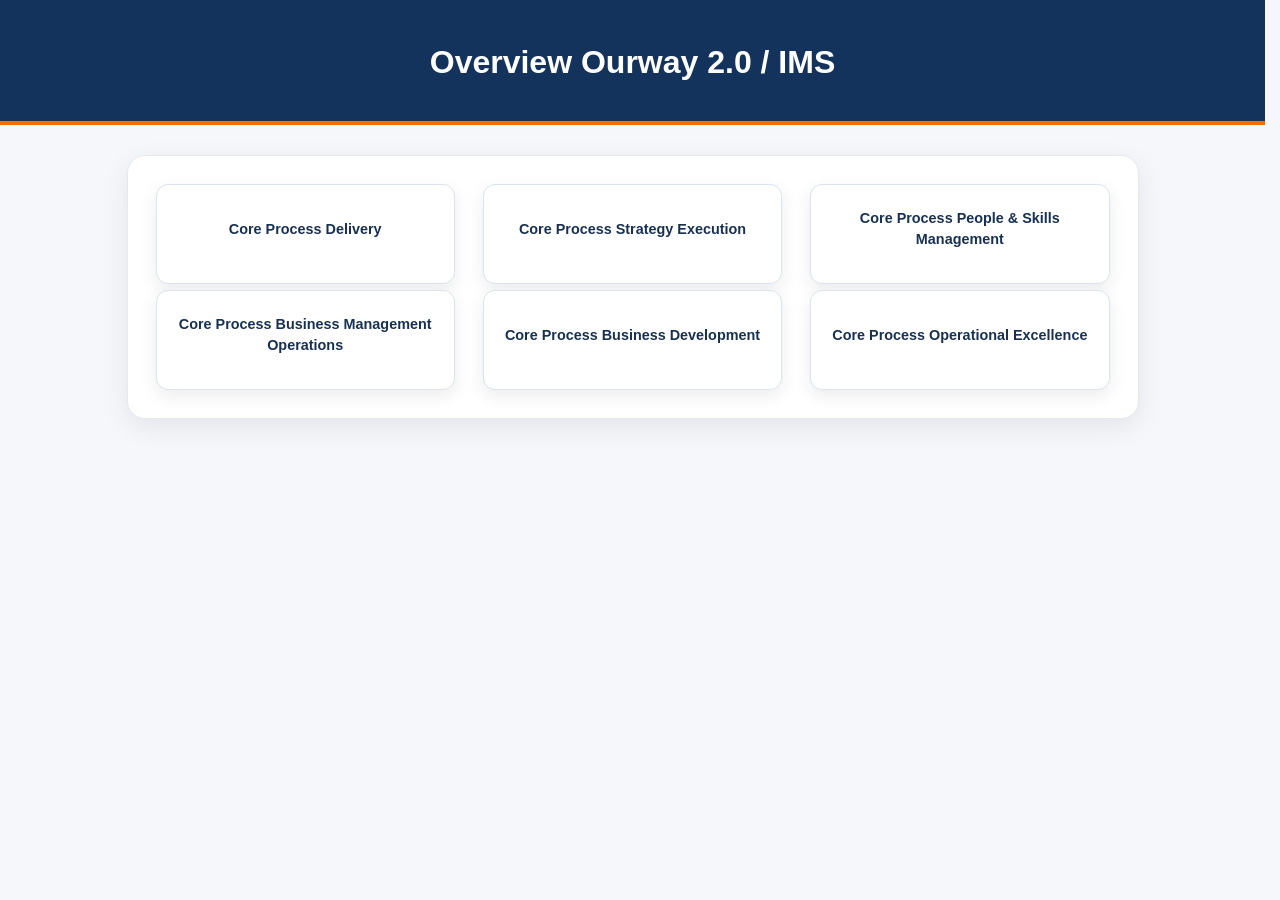
<file: index.html>
<!doctype html>
<html lang="fr">
<head>
  <meta charset="utf-8">
  <meta name="viewport" content="width=device-width, initial-scale=1">
  <title>Ourway 2.0 Overview</title>
  <link rel="stylesheet" href="styles.css">
  <link rel="stylesheet" href="overview.css">
</head>
<body>

  <div class="app">
<header class="header-title">
  <h1>Overview Ourway 2.0 / IMS</h1>
</header>

<div class="layout">

  <!-- ═══════════════ LEFT ═══════════════ -->

    <div class="plc-section2">

      <!-- Level 1 -->
      <div class="plc-row">
        <button class="btn-plc" onclick="window.open('DS.html', '_blank')">
          Core Process Delivery
          <span class="btn-label"></span>
        </button>
    
        
        <button class="btn-plc" onclick="window.open('BMO.html', '_blank')">
        Core Process Business Management Operations
        <span class="btn-label"></span>
        </button>
      </div>

      <!-- Level 2 -->
       <div class="plc-row">
      <button class="btn-plc" onclick="window.open('Execution.html', '_blank')">
          Core Process Strategy Execution
          <span class="btn-label"></span>
        </button>
    
        
        <button class="btn-plc" onclick="window.open('BD.html', '_blank')">
        Core Process Business Development
        <span class="btn-label"></span>
        </button>
      </div>

      <!-- Level 3 -->
       <div class="plc-row">
            <button class="btn-plc" onclick="window.open('P&S_Mgt.html', '_blank')">
            Core Process People & Skills Management 
            <span class="btn-label"></span>
            </button>

         <button class="btn-plc" onclick="window.open('OE.html', '_blank')">
            Core Process Operational Excellence
            <span class="btn-label"></span>
            </button>
        </div>
    </div>

</div>

<script src="data.js"></script>
<script src="OURWAY.js"></script>
</body>
</html>
</file>
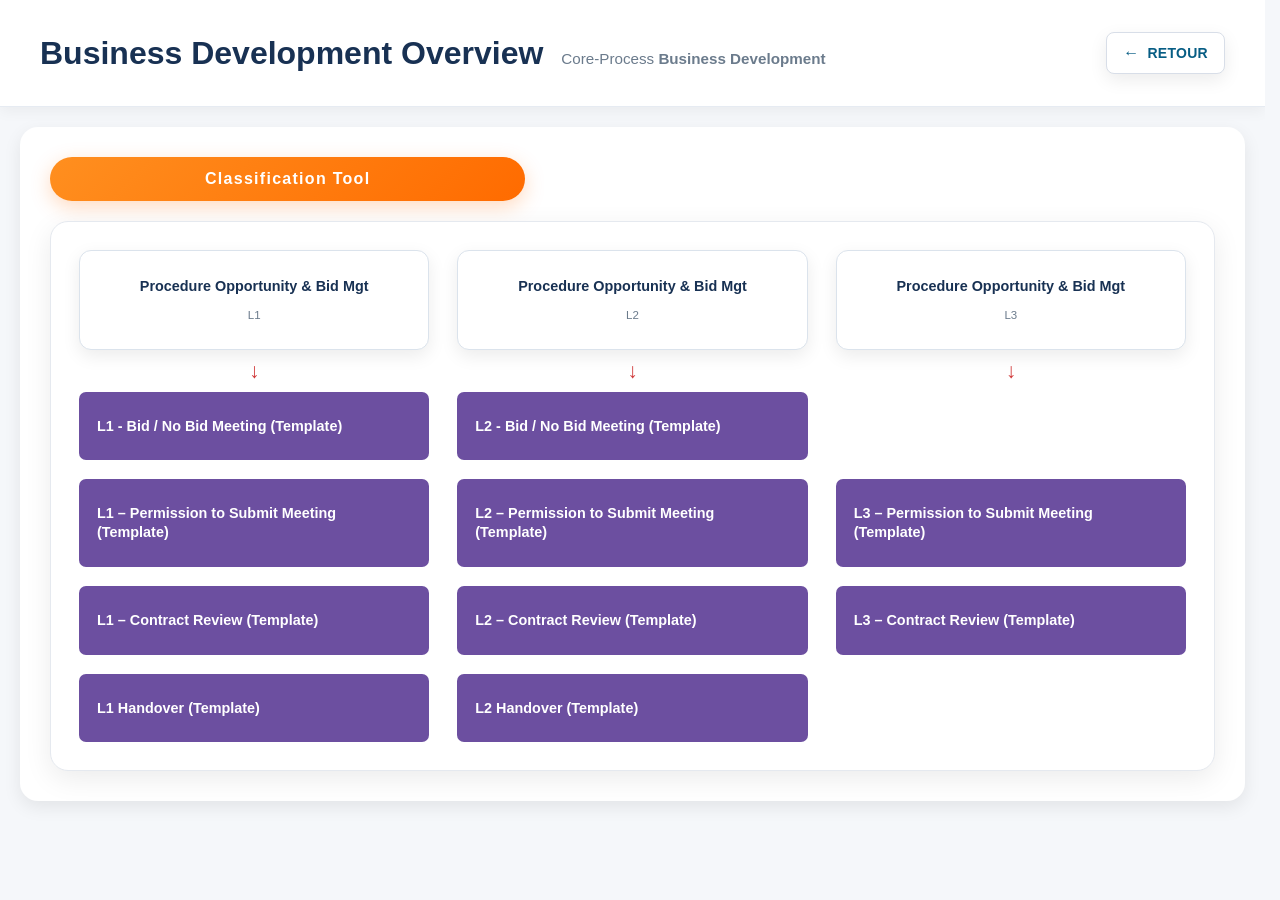
<file: BD.html>
<!doctype html>
<html lang="fr">
<head>
  <meta charset="utf-8">
  <meta name="viewport" content="width=device-width, initial-scale=1">
  <title>Business Development Overview</title>
  <link rel="stylesheet" href="styles.css">
  <link rel="stylesheet" href="overview.css">
</head>
<body>

  <div class="app">
<header class="page-header">
  <div class="header-left">
    <h1>Business Development Overview</h1>
    <span class="sub">Core-Process <strong>Business Development</strong></span>
  </div>
  <button class="btn-back" type="button" onclick="window.location.href='index.html'">
    <span class="btn-back-arrow">&larr;</span> Retour
  </button>
</header>

<div class="layout">

  <!-- ═══════════════ LEFT ═══════════════ -->
  <div class="left-panel">

    <div class="classification-banner2">Classification Tool</div>

    <!--
      Les boutons à menu déroulant portent l'attribut data-dropdown.
      Leur sous-groupe (.proc-sub-group) contient 2 sous-boutons.
      ➜ Remplacez les libellés "Sous-bouton 1/2" et les liens '#' par vos vraies valeurs.
    -->
    <div class="plc-section">

      <!-- Level 1 -->
      <div class="plc-row">
        <button class="btn-plc" onclick="window.open('Assets/Promo2029ConventionStage_MahéJEANNEAU (2).pdf', '_blank')">
          Procedure Opportunity & Bid Mgt​
          <span class="btn-label">L1</span>
        </button>
        <div class="plc-row-arrows">
          <span class="row-arrow">↓</span>
        </div>
        <div class="plc-row-buttons">

          <!-- bouton 1 → dropdown -->
          <div class="proc-wrapper">
            <button class="btn-framework4" data-dropdown>L1 - Bid / No Bid Meeting (Template)​</button>
            <div class="proc-sub-group">
              <button class="btn-procedure btn-procedure--child3" onclick="window.open('Assets/Promo2029ConventionStage_MahéJEANNEAU (2).pdf', '_blank')">L1 - Bid / No Bid Meeting (Template)</button>
              <button class="btn-procedure btn-procedure--child4 btn-procedure--doc2" onclick="window.open('Assets/Promo2029ConventionStage_MahéJEANNEAU (2).pdf', '_blank')">L1 - Bid / No Bid (Form)</button>
            </div>
          </div>

          <!-- bouton 2 → dropdown -->
          <div class="proc-wrapper">
            <button class="btn-framework4" data-dropdown>L1 – Permission to Submit Meeting (Template)​</button>
            <div class="proc-sub-group">
              <button class="btn-procedure btn-procedure--child3" onclick="window.open('Assets/Promo2029ConventionStage_MahéJEANNEAU (2).pdf', '_blank')">L1 – Permission to Submit Meeting (Template)</button>
              <button class="btn-procedure btn-procedure--child4 btn-procedure--doc2" onclick="window.open('Assets/Promo2029ConventionStage_MahéJEANNEAU (2).pdf', '_blank')">L1 – Permission to Submit (Form)</button>
            </div>
          </div>

          <!-- bouton 3 → dropdown -->
          <div class="proc-wrapper">
            <button class="btn-framework4" data-dropdown>L1 – Contract Review (Template)​</button>
            <div class="proc-sub-group">
              <button class="btn-procedure btn-procedure--child3" onclick="window.open('Assets/Promo2029ConventionStage_MahéJEANNEAU (2).pdf', '_blank')">L1 – Contract Review (Template)</button>
              <button class="btn-procedure btn-procedure--child4 btn-procedure--doc2" onclick="window.open('Assets/Promo2029ConventionStage_MahéJEANNEAU (2).pdf', '_blank')">L1 – Contract Review (Form)</button>
            </div>
          </div>

          <!-- bouton 4 → inchangé -->
          <button class="btn-framework4" onclick="window.open('Assets/Promo2029ConventionStage_MahéJEANNEAU (2).pdf', '_blank')">
            L1 Handover (Template)​
          </button>
        </div>
      </div>

      <!-- Level 2 -->
      <div class="plc-row">
        <button class="btn-plc" onclick="window.open('Assets/Promo2029ConventionStage_MahéJEANNEAU (2).pdf', '_blank')">
          Procedure Opportunity & Bid Mgt​
          <span class="btn-label">L2</span>
        </button>
        <div class="plc-row-arrows">
          <span class="row-arrow">↓</span>
        </div>
        <div class="plc-row-buttons">

          <!-- bouton 1 → dropdown -->
          <div class="proc-wrapper">
            <button class="btn-framework4" data-dropdown>L2 - Bid / No Bid Meeting (Template)​</button>
            <div class="proc-sub-group">
              <button class="btn-procedure btn-procedure--child3" onclick="window.open('Assets/Promo2029ConventionStage_MahéJEANNEAU (2).pdf', '_blank')">L2 - Bid / No Bid Meeting (Template)</button>
              <button class="btn-procedure btn-procedure--child4 btn-procedure--doc2" onclick="window.open('Assets/Promo2029ConventionStage_MahéJEANNEAU (2).pdf', '_blank')">L2 - Bid / No Bid Meeting (Form)</button>
            </div>
          </div>

          <!-- bouton 2 → dropdown -->
          <div class="proc-wrapper">
            <button class="btn-framework4" data-dropdown>L2 – Permission to Submit Meeting (Template)​</button>
            <div class="proc-sub-group">
              <button class="btn-procedure btn-procedure--child3" onclick="window.open('Assets/Promo2029ConventionStage_MahéJEANNEAU (2).pdf', '_blank')">L2 – Permission to Submit Meeting (Template)</button>
              <button class="btn-procedure btn-procedure--child4 btn-procedure--doc2" onclick="window.open('Assets/Promo2029ConventionStage_MahéJEANNEAU (2).pdf', '_blank')">L2 - Permission to Submit (Form)  </button>
            </div>
          </div>

          <!-- bouton 3 → dropdown -->
          <div class="proc-wrapper">
            <button class="btn-framework4" data-dropdown>L2 – Contract Review (Template)​</button>
            <div class="proc-sub-group">
              <button class="btn-procedure btn-procedure--child3" onclick="window.open('Assets/Promo2029ConventionStage_MahéJEANNEAU (2).pdf', '_blank')">L2 – Contract Review (Template)</button>
              <button class="btn-procedure btn-procedure--child4 btn-procedure--doc2" onclick="window.open('Assets/Promo2029ConventionStage_MahéJEANNEAU (2).pdf', '_blank')">L2 - Contract Review (Form)</button>
            </div>
          </div>

          <!-- bouton 4 → inchangé -->
          <button class="btn-framework4" onclick="window.open('Assets/Promo2029ConventionStage_MahéJEANNEAU (2).pdf', '_blank')">
            L2 Handover (Template)​
          </button>
        </div>
      </div>

      <!-- Level 3 -->
      <div class="plc-row">
        <button class="btn-plc" onclick="window.open('Assets/Promo2029ConventionStage_MahéJEANNEAU (2).pdf', '_blank')">
          Procedure Opportunity & Bid Mgt​
          <span class="btn-label">L3</span>
        </button>
        <div class="plc-row-arrows">
          <span class="row-arrow">↓</span>
        </div>
        <div class="plc-row-buttons">
          <div class="btn-framework5 btn-placeholder">
            L2 - Bid / No Bid Meeting (Template)
          </div>

          <!-- bouton réel 1 → dropdown -->
          <div class="proc-wrapper">
            <button class="btn-framework4" data-dropdown>L3 – Permission to Submit Meeting (Template)​</button>
            <div class="proc-sub-group">
              <button class="btn-procedure btn-procedure--child3" onclick="window.open('Assets/Promo2029ConventionStage_MahéJEANNEAU (2).pdf', '_blank')">L3 – Permission to Submit Meeting (Template)</button>
              <button class="btn-procedure btn-procedure--child4 btn-procedure--doc2" onclick="window.open('Assets/Promo2029ConventionStage_MahéJEANNEAU (2).pdf', '_blank')">L3 - Permission to Submit (Form)  </button>
            </div>
          </div>

          <!-- bouton réel 2 → dropdown -->
          <div class="proc-wrapper">
            <button class="btn-framework4" data-dropdown>L3 – Contract Review (Template)​</button>
            <div class="proc-sub-group">
              <button class="btn-procedure btn-procedure--child3" onclick="window.open('Assets/Promo2029ConventionStage_MahéJEANNEAU (2).pdf', '_blank')">L3 – Contract Review (Template)</button>
              <button class="btn-procedure btn-procedure--child4 btn-procedure--doc2" onclick="window.open('Assets/Promo2029ConventionStage_MahéJEANNEAU (2).pdf', '_blank')">L3 - Contract Review (Form)  </button>
            </div>
          </div>
        </div>
      </div>

    </div>
  </div>

  <!-- ═══════════════ RIGHT ═══════════════ -->
</div>
</div>

<script src="data.js"></script>
<script src="BD.js"></script>
</body>
</html>
</file>
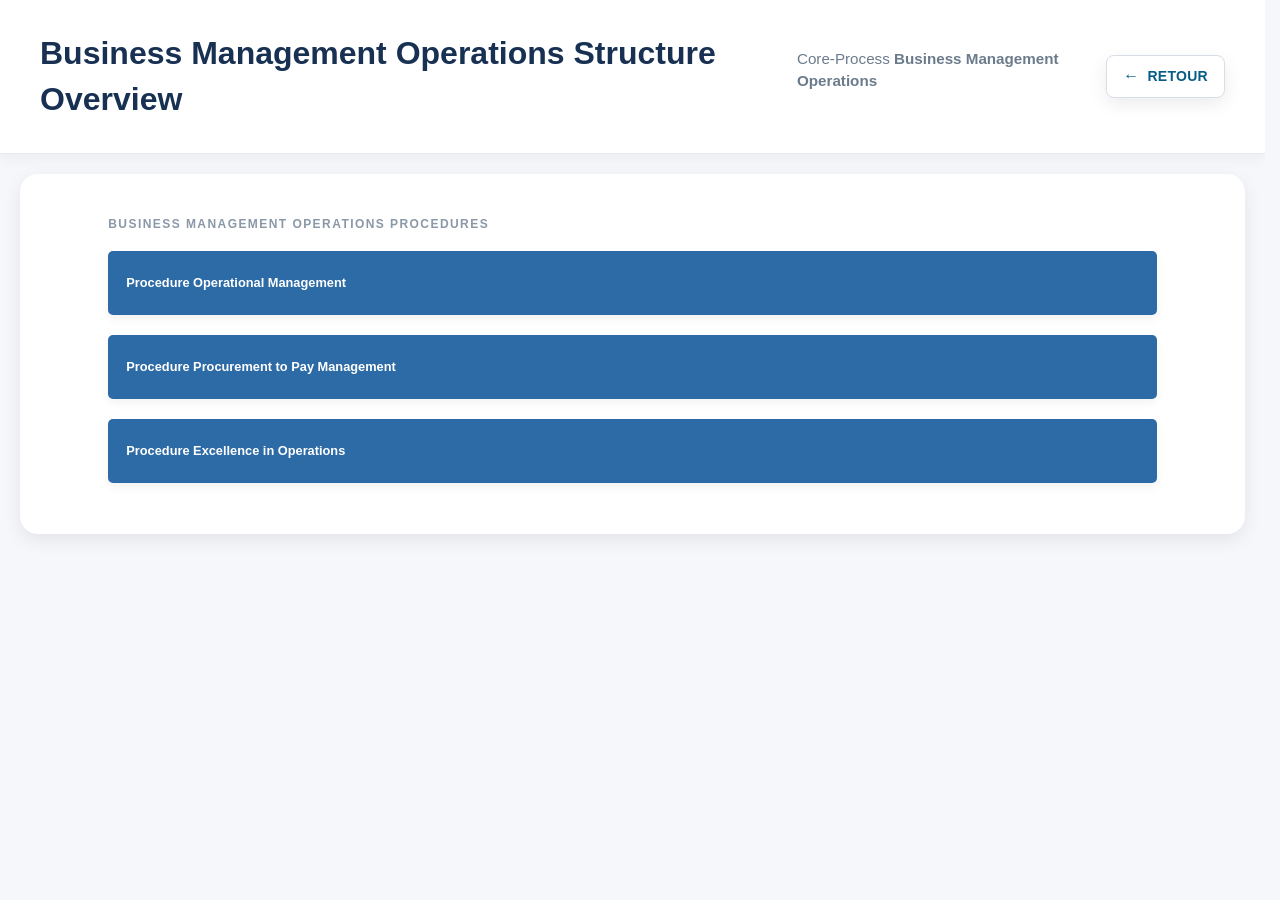
<file: BMO.html>
<!doctype html>
<html lang="fr">
<head>
  <meta charset="utf-8">
  <meta name="viewport" content="width=device-width, initial-scale=1">
  <title>Business Management Operations Structure Overview</title>
  <link rel="stylesheet" href="styles.css">
  <link rel="stylesheet" href="overview.css">
</head>
<body>

<header class="page-header">
  <div class="header-left">
    <h1>Business Management Operations Structure Overview</h1>
    <span class="sub">Core-Process <strong>Business Management Operations​</strong></span>
  </div>
  <button class="btn-back" type="button" onclick="window.location.href='index.html'">
    <span class="btn-back-arrow">&larr;</span> Retour
  </button>
</header>

<div class="layout">

  <!-- ═══════════════ LEFT ═══════════════ -->
  <div class="left-panel2">

    <div class="SE-procedures-section">
      <p class="right-section-title2">Business Management Operations Procedures</p>
      <div class="procedures-grid2" id="procedureButtons"></div>
    </div>
    </div>
    </div>   

  </div>
</div>

<script src="data.js"></script>
<script src="BMO.js"></script>
</body>
</html>
</file>
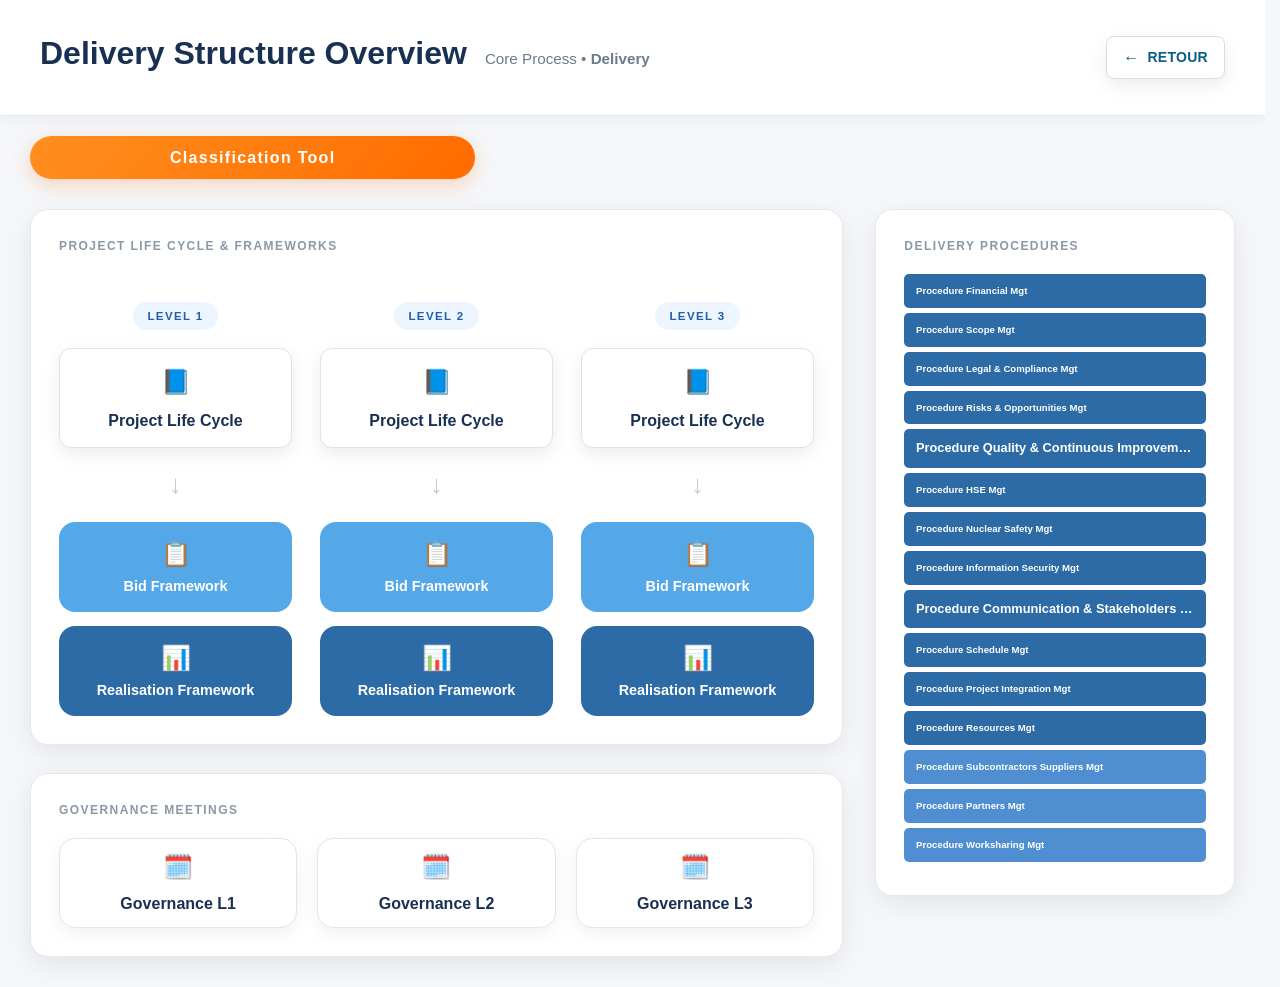
<file: DS.html>
<!doctype html>
<html lang="fr">
<head>
  <meta charset="utf-8">
  <meta name="viewport" content="width=device-width, initial-scale=1">
  <title>Delivery Structure Overview</title>
  <link rel="stylesheet" href="styles.css">
  <link rel="stylesheet" href="overview.css">
</head>
<body>

<div class="app">

    <!-- ================= HEADER ================= -->

    <header class="page-header">

        <div class="header-left">
            <h1>Delivery Structure Overview</h1>
            <p class="sub">
                Core Process • <strong>Delivery</strong>
            </p>
        </div>

        <button class="btn-back" type="button" onclick="window.location.href='index.html'">
            <span class="btn-back-arrow">&larr;</span> Retour
        </button>

    </header>

    <!-- ================= CONTENT ================= -->
<div class="classification-banner">
                Classification Tool
            </div>
    <main class="overview-page">

        <!-- ========= LEFT ========= -->

        
        <section class="overview-main">

            

            <div class="plc-section">
                <div class="section-title">
                    Project Life Cycle & Frameworks
                </div>

              <div class="plc-column">

                  <div class="level-tag">LEVEL 1</div>

                  <button class="btn-plc"
                      onclick="window.open('Life_cycle.html','_blank')">

                      <span class="card-icon">📘</span>

                      <span class="card-title">
                          Project Life Cycle
                      </span>

                  </button>

                  <div class="framework-arrow">↓</div>

                  <div class="plc-row-buttons">

                      <button class="btn-framework"
                          onclick="window.open('matrix.html?phase=opportunity&from=index','_blank')">

                          <span class="card-icon">📋</span>

                          Bid Framework

                      </button>

                      <button class="btn-framework2"
                          onclick="window.open('matrix.html?phase=initialisation&from=index','_blank')">

                          <span class="card-icon">📊</span>

                          Realisation Framework

                      </button>

                  </div>

              </div>

              <!-- LEVEL 2 -->

              <div class="plc-column">

                  <div class="level-tag">LEVEL 2</div>

                  <button class="btn-plc"
                      onclick="window.open('Life_cycle.html','_blank')">

                      <span class="card-icon">📘</span>

                      <span class="card-title">
                          Project Life Cycle
                      </span>

                  </button>

                  <div class="framework-arrow">↓</div>

                  <div class="plc-row-buttons">

                      <button class="btn-framework"
                          onclick="window.open('matrix.html?phase=opportunity&from=index','_blank')">

                          <span class="card-icon">📋</span>

                          Bid Framework

                      </button>

                      <button class="btn-framework2"
                          onclick="window.open('matrix.html?phase=initialisation&from=index','_blank')">

                          <span class="card-icon">📊</span>

                          Realisation Framework

                      </button>

                  </div>

              </div>

              <!-- LEVEL 3 -->

              <div class="plc-column">

                  <div class="level-tag">LEVEL 3</div>

                  <button class="btn-plc"
                      onclick="window.open('Life_cycle.html','_blank')">

                      <span class="card-icon">📘</span>

                      <span class="card-title">
                          Project Life Cycle
                      </span>

                  </button>

                  <div class="framework-arrow">↓</div>

                  <div class="plc-row-buttons">

                      <button class="btn-framework"
                          onclick="window.open('matrix.html?phase=opportunity&from=index','_blank')">

                          <span class="card-icon">📋</span>

                          Bid Framework

                      </button>

                      <button class="btn-framework2"
                          onclick="window.open('matrix.html?phase=initialisation&from=index','_blank')">

                          <span class="card-icon">📊</span>

                          Realisation Framework

                      </button>

                  </div>

              </div>
            </div>

            <!-- ================= GOVERNANCE ================= -->

            <div class="meetings-card">

                <div class="section-title">
                    Governance Meetings
                </div>

                <div class="meetings-levels"
                     id="meetingLevels">
                </div>

            </div>

        </section>

        <!-- ========= RIGHT ========= -->

        <aside class="overview-side">

            <div class="procedures-card">

                <div class="section-title">
                    Delivery Procedures
                </div>

                <div class="procedures-grid"
                     id="procedureButtons">
                </div>

                <div class="procedures-grid"
                     id="procedureButtons2">
                </div>

            </div>

        </aside>

    </main>

</div>

<script src="data.js"></script>
<script src="home.js"></script>

</body>
</html>
</file>
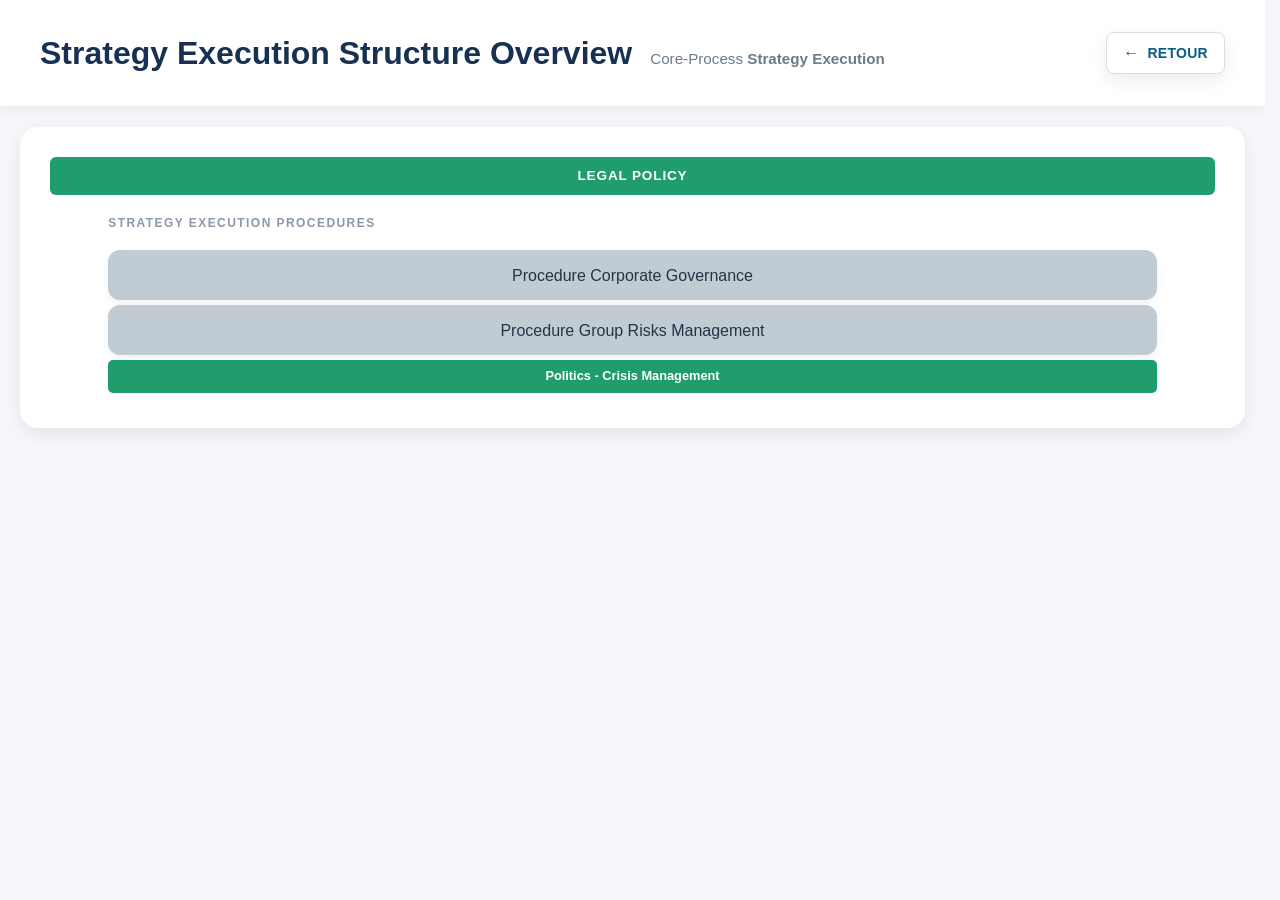
<file: Execution.html>
<!doctype html>
<html lang="fr">
<head>
  <meta charset="utf-8">
  <meta name="viewport" content="width=device-width, initial-scale=1">
  <title>Strategy Execution Structure Overview</title>
  <link rel="stylesheet" href="styles.css">
  <link rel="stylesheet" href="overview.css">
</head>
<body>

<header class="page-header">
  <div class="header-left">
    <h1>Strategy Execution Structure Overview</h1>
    <span class="sub">Core-Process <strong>Strategy Execution</strong></span>
  </div>
  <button class="btn-back" type="button" onclick="window.location.href='index.html'">
    <span class="btn-back-arrow">&larr;</span> Retour
  </button>
</header>

<div class="layout">

  <!-- ═══════════════ LEFT ═══════════════ -->
  <div class="left-panel2">

    <div class="SE-classification-banner">Legal Policy</div>

    <div class="SE-procedures-section">
      <p class="right-section-title">Strategy Execution Procedures</p>
      <div class="procedures-grid" id="procedureButtons"></div>
      <div class="procedures-grid" id="procedureButtons2"></div>
    </div>
    </div>
    </div>   

  </div>
</div>

<script src="data.js"></script>
<script src="SE.js"></script>
</body>
</html>
</file>
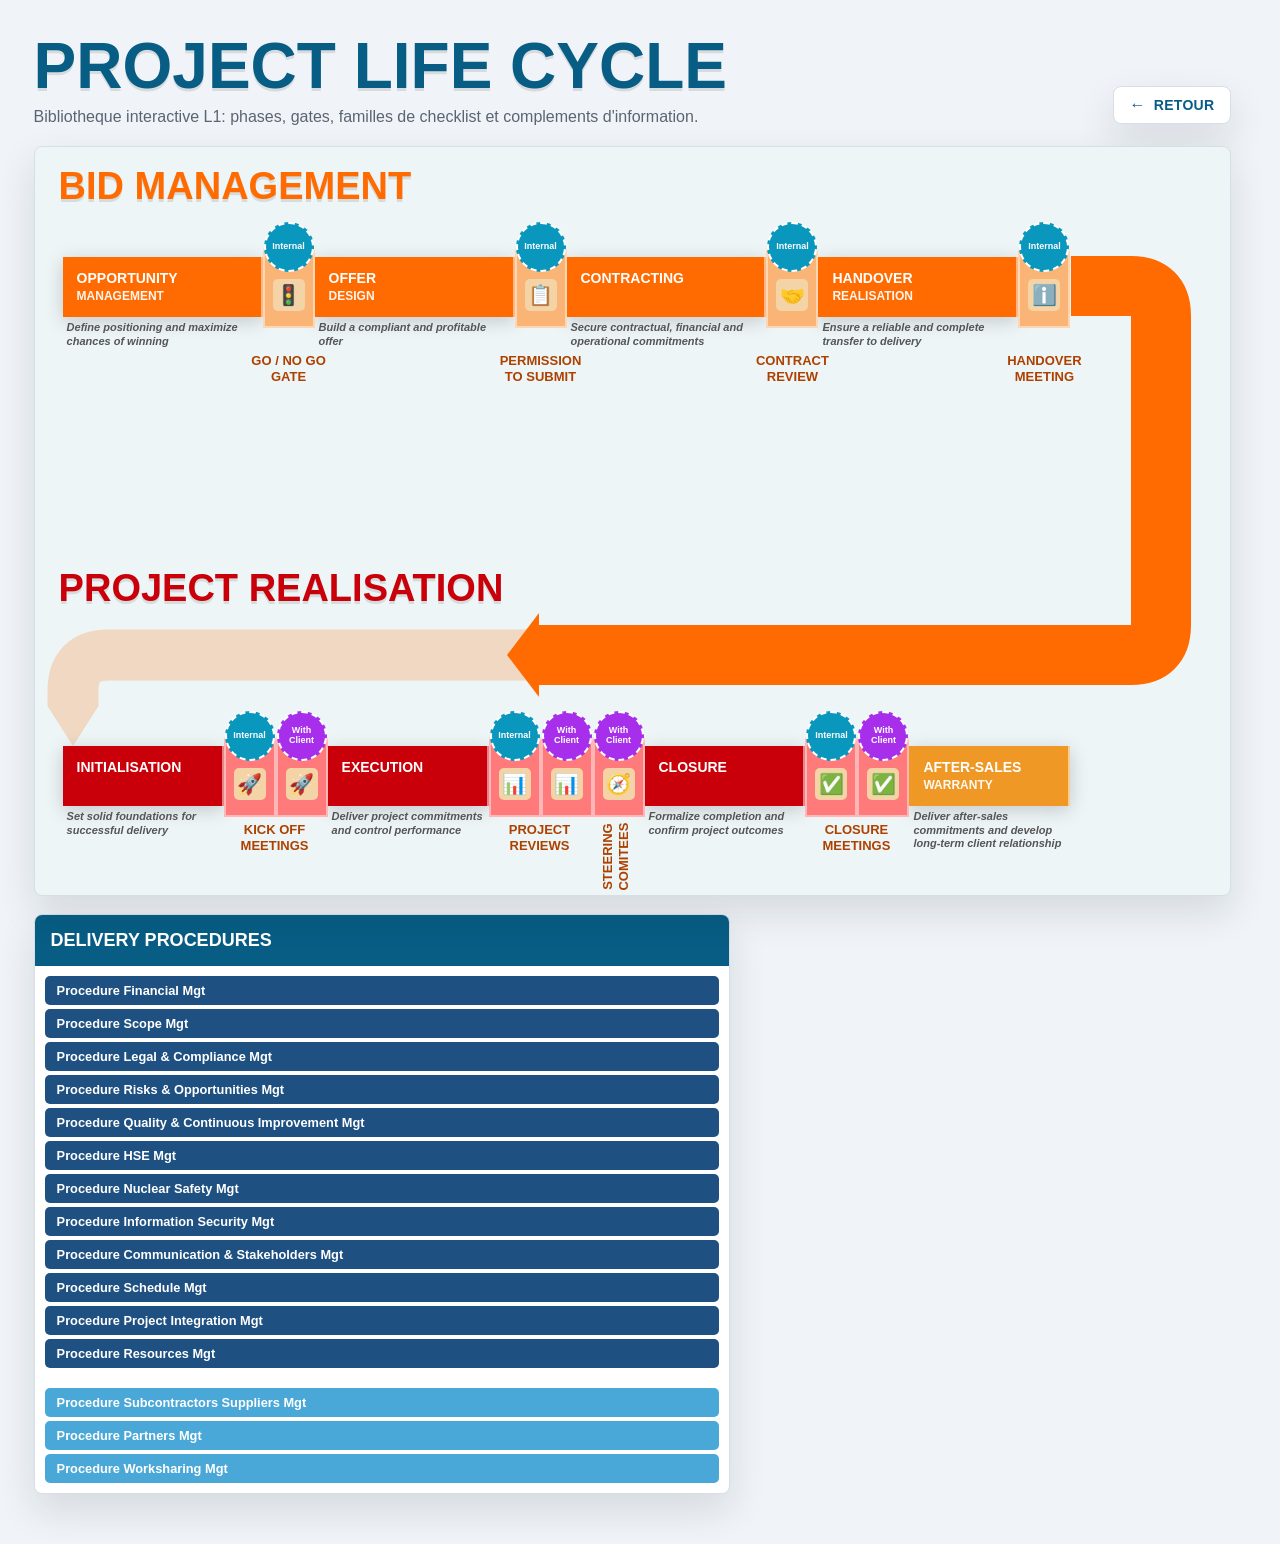
<file: Life_cycle.html>
<!doctype html>
<html lang="fr">
<head>
  <meta charset="utf-8">
  <meta name="viewport" content="width=device-width, initial-scale=1">
  <title>Project Life Cycle Library</title>
  <link rel="stylesheet" href="lifecycle.css">
</head>
<body>
  <main class="page">
    <header class="topbar">
      <div>
        <h1 class="page_title">Project Life Cycle</h1>
        <p class="subtitle">Bibliotheque interactive L1: phases, gates, familles de checklist et complements d'information.</p>
      </div>
      <button class="btn-back" type="button" onclick="window.location.href='DS.html'">
        <span class="btn-back-arrow">&larr;</span> Retour
      </button>
    </header>

    <section class="workspace">
      <div class="main">
        <section class="lifecycle" aria-label="Project Life Cycle">
          <div class="bid">
            <p class="lane-label bid">Bid Management</p>
            <div class="bid-track" id="bidTrack"></div>
          </div>
          <div class="real">
            <p class="lane-label real">Project Realisation</p>
            <div class="real-backing" aria-hidden="true"></div>
            <div class="real-track" id="realTrack"></div>
          </div>
        </section>
      </div>

      <aside class="aside">
        <section class="procedure-panel">
          <h2>Delivery Procedures</h2>
          <div class="procedure-list" id="procedureList"></div>
        </section>
      </aside>
    </section>
  </main>

  <div class="drawer" id="drawer" role="dialog" aria-modal="true" aria-labelledby="drawerTitle">
    <button class="drawer-backdrop" id="drawerBackdrop" type="button" aria-label="Fermer"></button>
    <article class="drawer-panel">
      <header class="drawer-head">
        <div>
          <h2 id="drawerTitle"></h2>
          <p id="drawerMeta"></p>
        </div>
        <button class="close" id="closeDrawer" type="button" aria-label="Fermer">x</button>
      </header>
      <div class="drawer-body" id="drawerBody"></div>
    </article>
  </div>

  <script src="data.js"></script>
  <script src="app.js"></script>
</body>
</html>
</file>
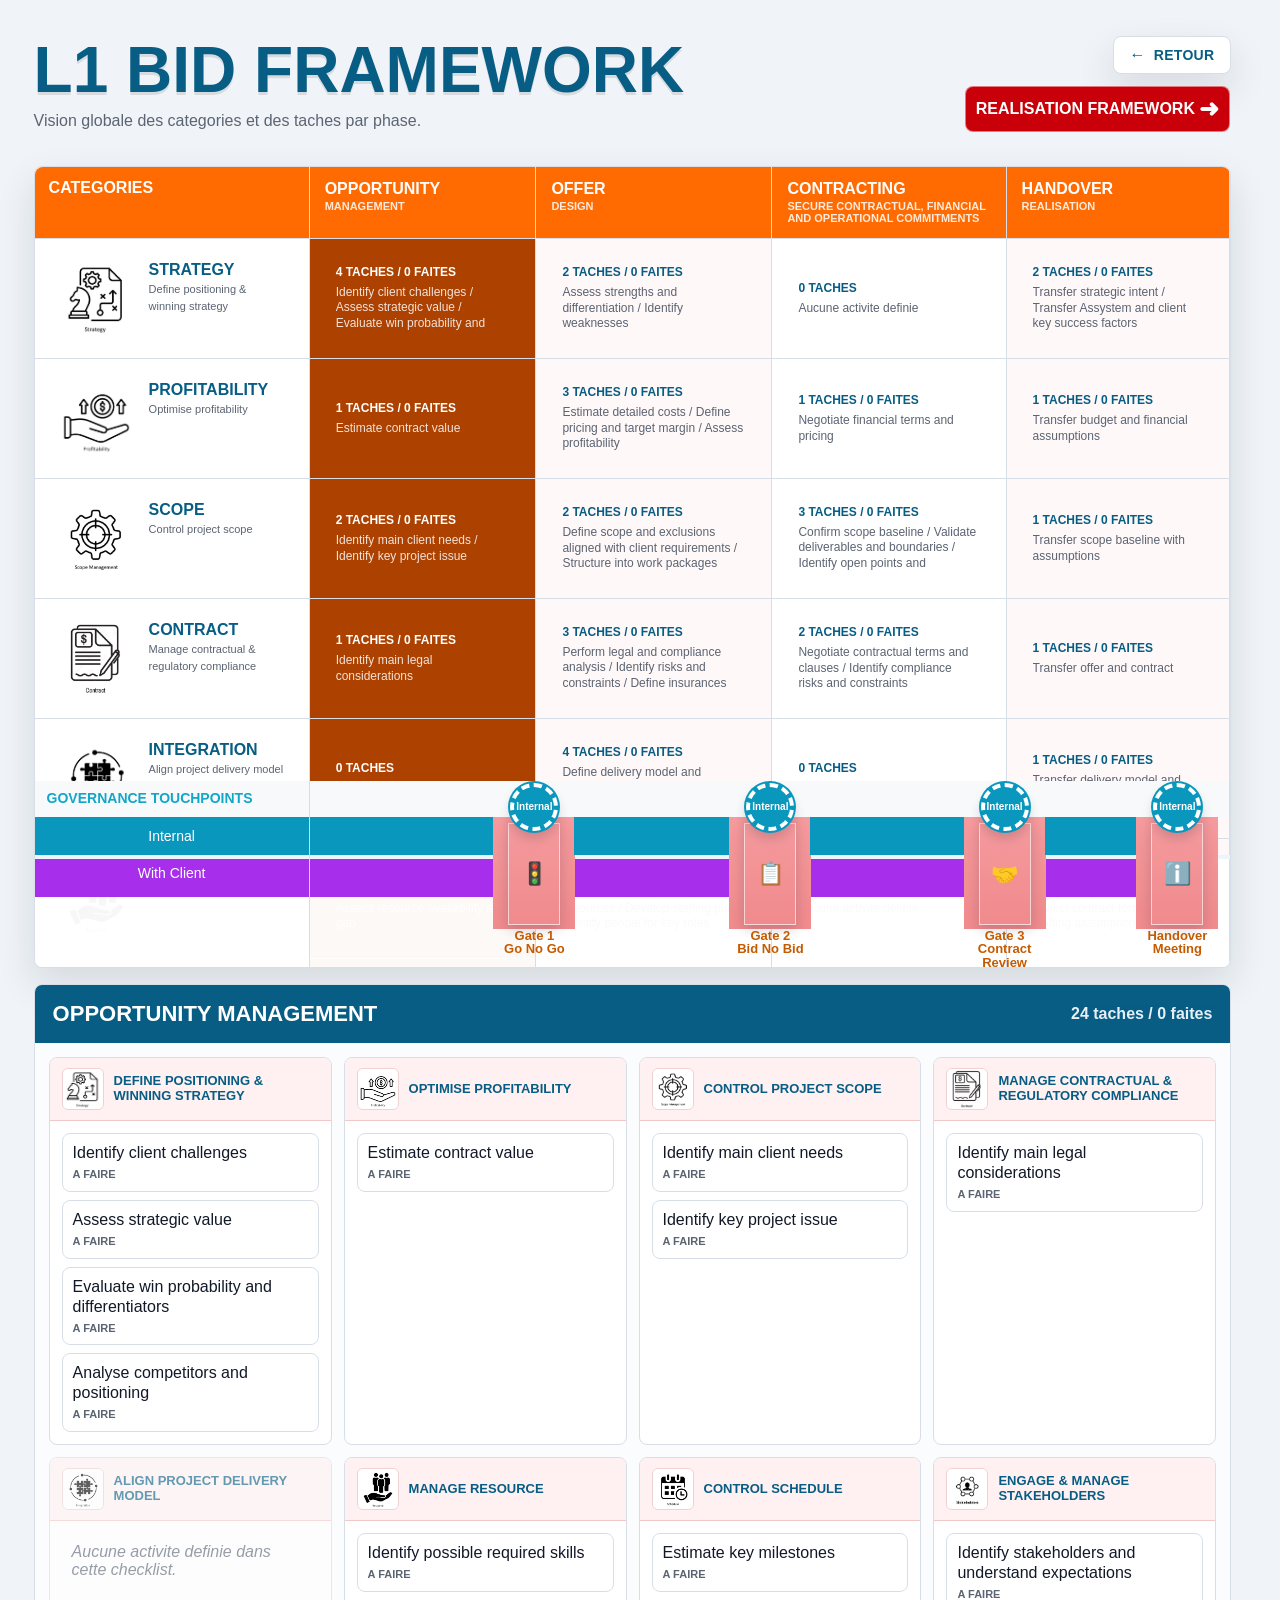
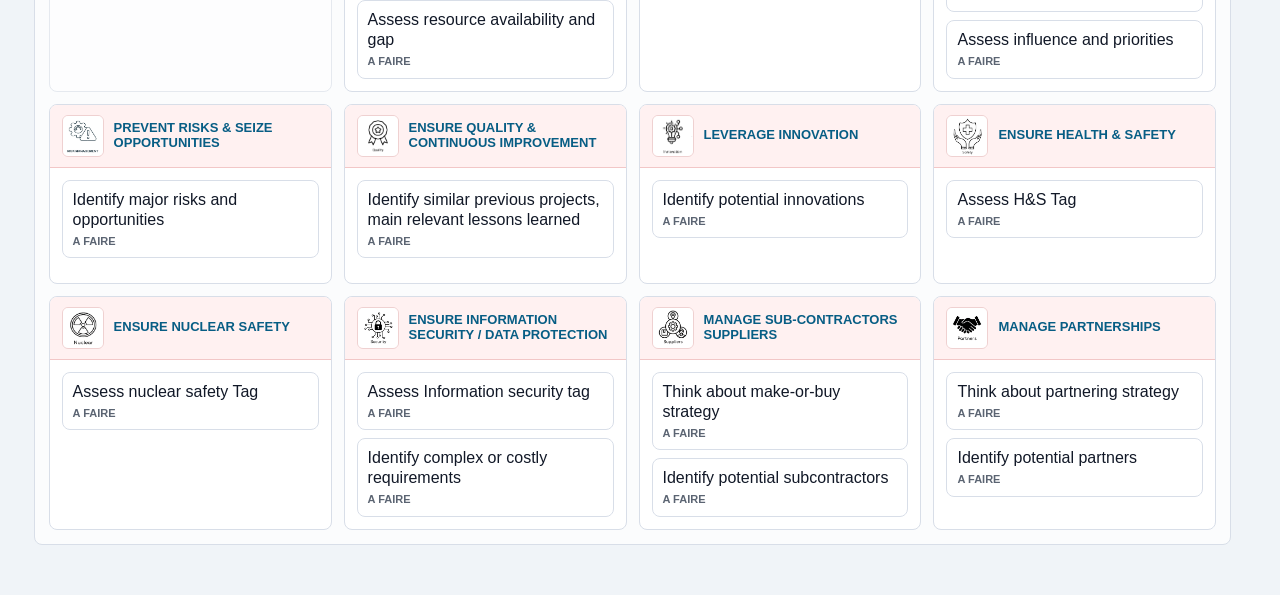
<file: matrix.html>
<!doctype html>
<html lang="fr">
<head>
  <meta charset="utf-8">
  <meta name="viewport" content="width=device-width, initial-scale=1">
  <title>Project Life Cycle Library</title>
  <link rel="stylesheet" href="matrix.css">
</head>
<body>
  <main class="page">
    <header class="topbar">
        <div>
            <h1 id="pageTitle" class="page_title">L1 Bid Framework</h1>
            <p class="subtitle">Vision globale des categories et des taches par phase.</p>
        </div>
        <div class="topbar-actions">
          <button id="backButton" class="btn-back" type="button">
            <span class="btn-back-arrow">&larr;</span> Retour
          </button>
          <button id="matrixCurrent" class="matrix-current" type="button"></button>
        </div>
      
    </header>

    <section class="content">
          <nav class="category-rail is-hidden" id="categoryRail" aria-label="Categories"></nav>
          <section class="matrix-panel" aria-label="Tableau global de checklist">
            <div class="matrix-wrap">
              <table class="checklist-table" id="checklistTable"></table>
            </div>
            <div class="matrix-footer-wrap" id="matrixFooterWrap">
              <table class="checklist-table footer-table" id="footerTable"></table>
            </div>
            <div class="governance-wrap" id="governanceWrap">
              <div id="governanceStripContainer"></div>
            </div>
          </section>
          <section class="board" aria-live="polite">
            <div class="board-head">
              <h2 class="board-title" id="boardTitle">Opportunity Management</h2>
              <span class="count" id="taskCount"></span>
            </div>
            <div class="category-grid" id="categoryGrid"></div>
          </section>
        </section>
      </div>
    </section>
  </main>

  <div class="drawer" id="drawer" role="dialog" aria-modal="true" aria-labelledby="drawerTitle">
    <button class="drawer-backdrop" id="drawerBackdrop" type="button" aria-label="Fermer"></button>
    <article class="drawer-panel">
      <header class="drawer-head">
        <div>
          <h2 id="drawerTitle"></h2>
          <p id="drawerMeta"></p>
        </div>
        <button class="close" id="closeDrawer" type="button" aria-label="Fermer">x</button>
      </header>
      <div class="drawer-body" id="drawerBody"></div>
    </article>
  </div>

  <script src="data.js"></script>
  <script src="matrix.js"></script>
</body>
</html>
</file>
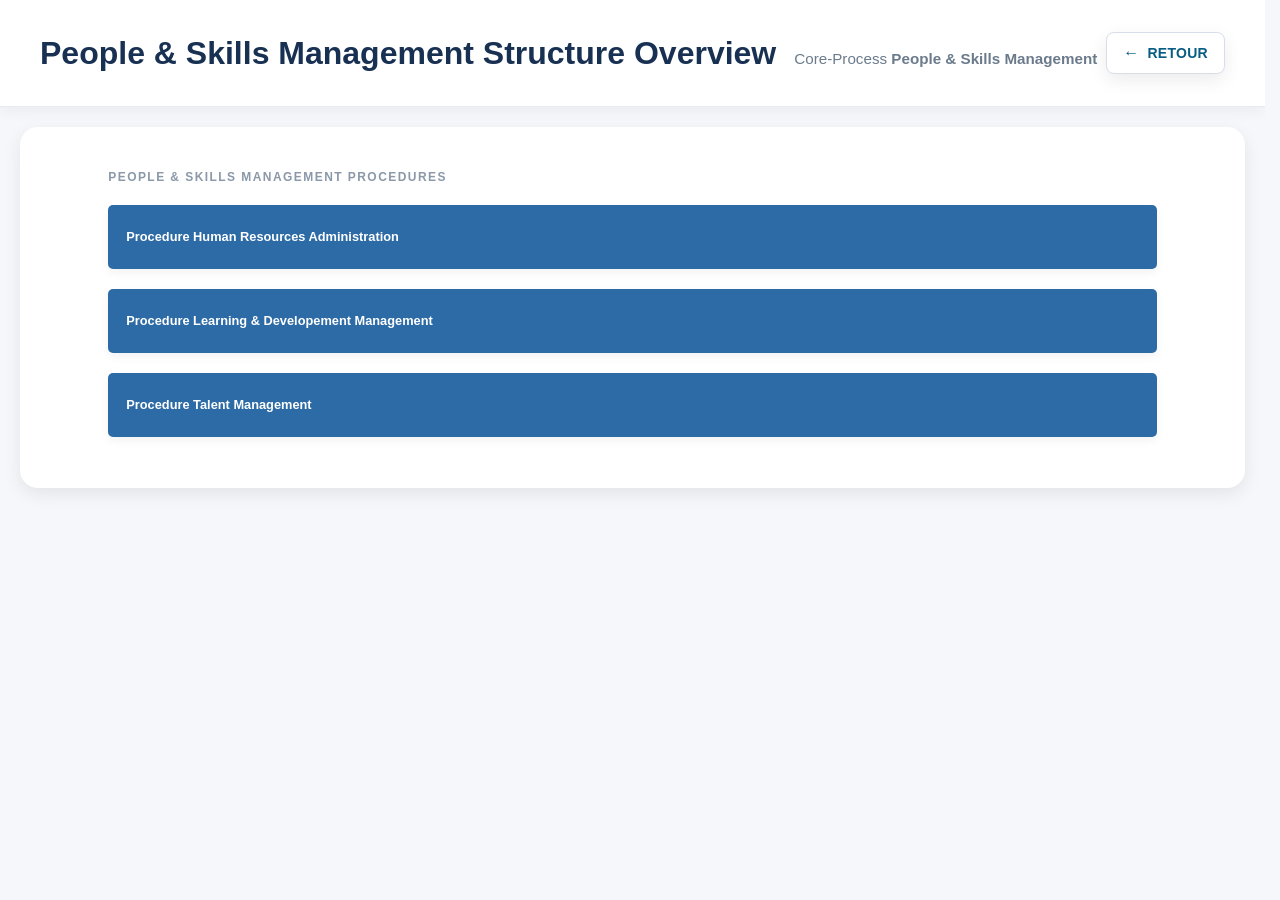
<file: P&S_Mgt.html>
<!doctype html>
<html lang="fr">
<head>
  <meta charset="utf-8">
  <meta name="viewport" content="width=device-width, initial-scale=1">
  <title>People & Skills Management Structure Overview</title>
  <link rel="stylesheet" href="styles.css">
  <link rel="stylesheet" href="overview.css">
</head>
<body>

<header class="page-header">
  <div class="header-left">
    <h1>People & Skills Management Structure Overview</h1>
    <span class="sub">Core-Process <strong>People & Skills Management​</strong></span>
  </div>
  <button class="btn-back" type="button" onclick="window.location.href='index.html'">
    <span class="btn-back-arrow">&larr;</span> Retour
  </button>
</header>

<div class="layout">

  <!-- ═══════════════ LEFT ═══════════════ -->
  <div class="left-panel2">

    <div class="SE-procedures-section">
      <p class="right-section-title2">People & Skills Management Procedures</p>
      <div class="procedures-grid2" id="procedureButtons"></div>
    </div>
    </div>
    </div>   

  </div>
</div>

<script src="data.js"></script>
<script src="P&S.js"></script>
</body>
</html>
</file>
<file: styles.css>
:root{

/* ===== COLORS ===== */

--primary:#183153;
--primary-light:#285c9c;
--primary-dark:#10233c;

--accent:#ff6b00;
--accent-hover:#ff8533;

--success:#18b56a;
--danger:#d13c3c;

--background:#f5f7fa;
--panel:#ffffff;

--text:#243447;
--text-light:#6b7b8c;
--text-lighter:#a0aebc;
--text-bitter-light:#c0cbd4;
--text-very-light:#dbe3ec;

--border:#dbe3ec;
--line: #d8dee8;
--blue: #075d84;

/* ===== EXTENDED PALETTE (used across overview.css) ===== */
--white:#ffffff;
--bg:#f5f7fa;

--blue-dark:#14335c;
--blue-mid:#2d6ba7;
--blue-light:#4f8fd1;
--blue-pale:#6aa9e0;

--orange-accent:#ff6b00;
--red-accent:#d13c3c;

--violet:#6c4fa0;
--violet-hover:#59408a;
--violet-light:#9c85c9;
--violet-light-hover:#8973bd;

--green:#1f9d6c;
--green-hover:#188055;

--shadow:
0 6px 18px rgba(0,0,0,.08);

--shadow-hover:
0 12px 30px rgba(0,0,0,.14);

--radius:14px;

--transition:.22s ease;
}

html {
  /* Réserve l'espace de la barre de défilement même quand elle n'est pas
     encore affichée, pour éviter qu'elle apparaisse/disparaisse entre le
     premier rendu et un refresh et décale ainsi les calculs de largeur
     (ex: .page { width: min(1600px, 100%) }) utilisés par les flèches SVG. */
  scrollbar-gutter: stable;
}

* {
  box-sizing: border-box;
}

body {

margin:0;
font-family: "Segoe UI", Inter, Arial, sans-serif;
background:var(--background);
color:var(--text);
line-height:1.45;
}

button,
input {
  font: inherit;
}

button {
  cursor: pointer;
}

button{

transition:

background var(--transition),

transform var(--transition),

box-shadow var(--transition);

}

button:hover{

transform:translateY(-3px);

box-shadow:var(--shadow-hover);

}
</file>
<file: overview.css>
.app {
  width: 100%;
  min-width: 100%;
  margin: 0;
}

.page-header{

    background:white;

    border-bottom:1px solid #e6ebf2;

    padding:30px 40px;

    box-shadow:0 4px 14px rgba(0,0,0,.05);
    display:flex;
    justify-content:space-between;
    align-items:center;
}
.page-header h1{
    color:var(--primary);
    font-size:2rem;
    font-weight:700;
    letter-spacing:0;
    text-transform:none;
    margin:0;
}

.page-header .sub{
    color:var(--text-light);
    font-size:.95rem;
    font-weight:500;
}

.page-header .sub strong {
  color: var(--text-light);
  font-weight: 700;
}

.header-left{
    display:flex;
    align-items:baseline;
    gap:18px;
}

.header-title {
  background: var(--blue-dark);
  color: var(--white);
  padding: 18px 32px 14px;
  border-bottom: 4px solid var(--orange-accent);
  display: flex;
  justify-content: center;
  gap: 24px;
  min-width: 672px;
}

/* ================================
   DELIVERY OVERVIEW LAYOUT
================================ */

.overview-page{
    display:grid;
    grid-template-columns: 1fr 360px;
    gap:32px;

    padding:30px;
    align-items:start;
}

.overview-main{
    display:flex;
    flex-direction:column;
    gap:28px;
}

.overview-side{
    position:sticky;
    top:30px;
}

.frameworks-card,
.meetings-card,
.plc-section,
.plc-section2,
.procedures-card{

    background:white;

    border-radius:18px;

    padding:28px;

    box-shadow:0 8px 28px rgba(0,0,0,.08);

    border:1px solid #e5e9ef;

}
.section-title{
    grid-column:1 / -1;   /* occupe les 3 colonnes */
}

.framework-level{

    display:flex;

    flex-direction:column;

    gap:18px;

    padding:25px 0;

}

.framework-level:not(:last-child){

    border-bottom:1px solid #edf1f5;

}

.level-tag{

    align-self:center;

    padding:6px 14px;

    border-radius:50px;

    background:#edf5ff;

    color:#1f5ea8;

    font-size:.72rem;

    font-weight:700;

    letter-spacing:.12em;

}

.framework-grid{

    display:grid;

    grid-template-columns:1fr 1fr;

    gap:18px;

}

.framework-arrow{

    display:flex;

    justify-content:center;

    align-items:center;

    font-size:26px;

    color:#c2ccd6;

}

.left-panel,
.left-panel2{
    background:white;
    border-radius:18px;
    padding:30px;
    box-shadow:var(--shadow);
    margin:20px;
    min-width:528px;
}

.right-section-title2 {
  font-size: 0.65rem;
  font-weight: 700;
  letter-spacing: 0.14em;
  text-transform: uppercase;
  color: #6888a8;
  margin-bottom: 15px;
}
.section-title,
.right-section-title,
.right-section-title2{

font-size:.75rem;

font-weight:700;

letter-spacing:.12em;

text-transform:uppercase;

color:#8a98a8;

margin-bottom:18px;

}


.layout {
  gap: 0;
  min-height: 0;
  width: 100%;
}

.classification-banner{

    width:max-content;

    padding:10px 140px;

    border-radius:30px;

    background:linear-gradient(
        135deg,
        #ff8f1f,
        #ff6b00);

    color:white;

    font-weight:700;

    letter-spacing:.08em;

    box-shadow:0 6px 20px rgba(255,107,0,.25);
    margin-left:30px;
    margin-top:20px;

}
.classification-banner2{

    width:max-content;

    padding:10px 155px;

    border-radius:30px;

    background:linear-gradient(
        135deg,
        #ff8f1f,
        #ff6b00);

    color:white;

    font-weight:700;

    letter-spacing:.08em;

    box-shadow:0 6px 20px rgba(255,107,0,.25);
    margin-bottom:20px;

}
.SE-classification-banner {
  background: var(--green);
  color: var(--white);
  font-weight: 700;
  font-size: 0.85rem;
  letter-spacing: 0.06em;
  text-transform: uppercase;
  padding: 9px 18px;
  border-radius: 6px;
  margin-bottom: 20px;
  text-align: center;
  cursor: default;
  min-width: 220px;
}

.SE-procedures-section {
  margin-left: 5%;
  max-width: 90%;
}

/* ── PLC rows ── */
.plc-section {
  display: grid;
  grid-template-columns: repeat(3, 1fr);
  gap: 28px;
  align-items: start;
}
.plc-section2{

    display:grid;

    grid-template-columns:repeat(3,1fr);

    gap:28px;

    align-items:start;
    margin-left: 10%;
    margin-right: 10%;
    min-width:650px;
    margin-top:30px;

}

.plc-row {
  display: flex;
  flex-direction: column;
  align-items: stretch;
  gap: 6px;
  flex: 1;
}
.plc-column{

    display:flex;

    flex-direction:column;

    gap:18px;

}
.plc-row-arrows {
  display: flex;
  flex-direction: row;
  justify-content: space-around;
}

/* Les deux boutons Framework empilés */
.plc-row-buttons{

    display:flex;

    flex-direction:column;

    gap:14px;

}

/* PLC button (blue dark) → index.html */
.btn-plc{

    display:flex;

    flex-direction:column;

    justify-content:center;

    align-items:center;

    gap:10px;

    min-height:115px;

    border-radius:18px;

    background:white;

    border:1px solid #dfe7ef;

    color:#183153;

    box-shadow:0 5px 18px rgba(0,0,0,.06);

    height:100px;

}

.btn-plc:hover{

    transform:translateY(-4px);

    box-shadow:0 14px 28px rgba(0,0,0,.12);

}
.btn-plc .btn-label { font-size: 0.72rem; font-weight: 400; color: var(--text-light); display: block; }

.row-arrow {
  display: flex;
  flex-direction: column;
  align-items: center;
  color: var(--red-accent);
  font-size: 1.3rem;
  font-weight: 900;
  padding: 0 2px;
  user-select: none;
}

.proc-wrapper {
  display: flex;
  flex-direction: column;
  margin-bottom:5px;
}

.proc-sub-group {
  display: none;
  flex-direction: column;
  gap: 2px;
  padding: 4px 0 4px 16px;
  border-left: 3px solid var(--blue-light);
  margin-left: 6px;
  margin-top:8px;
  padding-left:18px;
  border-left:2px solid #d5dde7;
  gap:8px;
}

.proc-sub-group.open {
  display: flex;
}

/* Ligne de gauche en violet, uniquement pour les dropdowns des plc-row (BD) */
.plc-row-buttons .proc-sub-group {
  border-left-color: var(--violet-hover);
}


.btn-framework,
.btn-framework2{

    display:flex;

    flex-direction:column;

    justify-content:center;

    align-items:center;

    gap:8px;

    min-height:90px;

    border-radius:16px;

    color:var(--white);

    border:none;

    padding:10px 18px;

    font-size:.9rem;

    font-weight:600;

    cursor:pointer;

    text-align:left;

    line-height:1.3;

    transition:background .15s, transform .1s;

}
.btn-framework{

    background:#55a8e8;

}

.btn-framework2{

    background:#2d6ba7;

}
.card-icon{

    font-size:24px;

}
.card-title{

    font-size:1rem;

    font-weight:700;

    text-align:center;

}
.btn-framework:hover,
.btn-framework2:hover{

    transform:translateY(-4px);

    filter:brightness(1.06);

}
.btn-framework4 {
  background: var(--violet);
  color: var(--white);
  border: none;
  border-radius: 7px;
  padding: 25px 18px;
  font-size: 0.9rem;
  font-weight: 700;
  cursor: pointer;
  text-align: left;
  line-height: 1.3;
  transition: background 0.15s, transform 0.1s;
}
.btn-framework4:hover { background: var(--violet-hover); transform: translateY(-1px); }
.btn-framework4 .btn-label { font-size: 0.72rem; font-weight: 400; color: #d8f0fc; display: block; }
.btn-framework4.is-expanded {
  border-bottom-left-radius: 0;
  border-bottom-right-radius: 0;
  background: var(--violet-hover);
}



.btn-framework5 {
  color: var(--white);
  border: none;
  border-radius: 7px;
  padding: 25px 18px;
  font-size: 0.9rem;
  font-weight: 700;
  text-align: left;
  line-height: 1.3;
  transition: background 0.15s, transform 0.1s;
  margin-bottom: 5px;
}

/* Réservé pour l'alignement uniquement : occupe l'espace mais reste
   totalement invisible, non sélectionnable et sans interaction. */
.btn-placeholder{
    visibility:hidden;
    pointer-events:none;
    user-select:none;
    cursor:default;
}

.procedures-grid2 {
  display: flex;
  flex-direction: column;
  gap: 15px;
  margin-bottom: 16px;
}

.procedures-grid{
    display:flex;
    flex-direction:column;
}

.meetings-section{

    margin-top:40px;

    padding-top:35px;

    border-top:2px solid #edf1f5;

}
.meetings-levels{

    display:grid;

    grid-template-columns:repeat(3,1fr);

    gap:20px;
    align-items:start;

}

.meetings-col {
  flex: 1;
  display: flex;
  flex-direction: column;
  gap: 5px;
}

/* ── Governance meetings accordion (one toggle per level) ── */
.level-wrapper{
    display:flex;
    flex-direction:column;
}

.btn-level{
    display:flex;
    flex-direction:column;
    justify-content:center;
    align-items:center;
    gap:8px;
    min-height:90px;
    border-radius:16px;
    background:white;
    border:1px solid #dfe7ef;
    color:var(--primary);
    box-shadow:0 5px 18px rgba(0,0,0,.06);
    font-size:.9rem;
    font-weight:700;
    width:100%;
}

.btn-level:hover{
    transform:translateY(-4px);
    box-shadow:0 14px 28px rgba(0,0,0,.12);
}

.btn-level.is-expanded{
    border-bottom-left-radius:0;
    border-bottom-right-radius:0;
    background:#edf5ff;
    border-color:var(--primary-light);
}

.level-sub-group{
    display:none;
    flex-direction:column;
    gap:10px;
    margin-top:10px;
    padding:14px 4px 0 4px;
}

.level-sub-group.open{
    display:flex;
}

.meeting-pair{
    display:flex;
    flex-direction:column;
    gap:6px;
}

.btn-meeting {
  background: var(--violet);
  color: var(--white);
  border: none;
  border-radius: 5px;
  padding: 9px 10px;
  font-size: 0.8rem;
  font-weight: 600;
  cursor: pointer;
  text-align: left;
  line-height: 1.25;
  transition: background 0.15s;
  width: 100%;
  min-height:64px;

    border-radius:12px;
}

.btn-meeting:hover { background: var(--violet-hover); }

.btn-meeting--internal{
    background: var(--violet);
}
.btn-meeting--internal:hover{
    background: var(--violet-hover);
}

.btn-meeting--client{
    background: var(--violet-light);
    margin-bottom: 10px;
}
.btn-meeting--client:hover{
    background: var(--violet-light-hover);
}

.btn-plc{

color:var(--primary);

border:1px solid var(--border);

border-radius:12px;

box-shadow:var(--shadow);

padding:16px 18px;

min-height:72px;

font-size:.9rem;

font-weight:600;

}

.btn-plc:hover{

background:#edf5ff;

border-color:var(--primary-light);

}


.large-btn-procedure2 {
  background: var(--blue-mid);
  color: var(--white);
  border: none;
  border-radius: 5px;
  padding: 7px 12px;
  font-size: 0.6rem;
  font-weight: 600;
  cursor: pointer;
  text-align: left;
  transition: background 0.15s;
  white-space: nowrap;
  overflow: hidden;
  text-overflow: ellipsis;
}


.btn-procedure
{
    background:var(--blue-mid);
    color:var(--white);
    border: none;
    border-radius: 5px;
    padding: 10px 12px;
    font-size: 0.6rem;
    font-weight: 600;
    cursor: pointer;
    text-align: left;
    transition: background 0.15s;
    white-space: nowrap;
    overflow: hidden;
    text-overflow: ellipsis;
 }

.large-btn-procedure{
  
      background:var(--blue-mid);
    color:var(--white);
    border: none;
    border-radius: 5px;
    padding: 10px 12px  ;
    font-size: 0.6rem;
    font-weight: 600;
    cursor: pointer;
    text-align: left;
    transition: background 0.15s;
    white-space: nowrap;
    overflow: hidden;
    text-overflow: ellipsis;
}

.btn-procedure2 {
  
    background:var(--blue-light);

    color:var(--white);

    border: none;
    border-radius: 5px;
    padding: 10px 12px;
    font-size: 0.6rem;
    font-weight: 600;
    cursor: pointer;
    text-align: left;
    transition: background 0.15s;
    white-space: nowrap;
    overflow: hidden;
    text-overflow: ellipsis;
}

.btn-procedure5 {
  background: var(--green);
  color: var(--white);
  border: none;
  border-radius: 5px;
  padding: 7px 12px;
  font-size: 0.8rem;
  font-weight: 600;
  cursor: pointer;
  transition: background 0.15s;
  white-space: nowrap;
  overflow: hidden;
  text-overflow: ellipsis;
}

.btn-procedure6
{

    min-height:50px;

    border-radius:12px;
    background:var(--text-bitter-light);

    color:var(--text);

    border:none;

    box-shadow:0 4px 10px rgba(0,0,0,.05);

    transition:.22s;

}

.btn-procedure3 {
  min-height:64px;
  border-radius:12px;
  padding:14px 18px;
  box-shadow:0 4px 10px rgba(0,0,0,.05);
  transition:.22s;
  background: var(--blue-mid);
  color: var(--white);
  border: none;
  border-radius: 5px;
  font-size: 0.8rem;
  font-weight: 600;
  cursor: pointer;
  text-align: left;
  white-space: nowrap;
  overflow: hidden;
  text-overflow: ellipsis;
  min-width: 250px;
}

.btn-procedure:hover,
.btn-procedure2:hover{

    transform:translateX(6px);

    filter:brightness(1.1);

}
.large-btn-procedure:hover { background: var(--blue-light); }
.large-btn-procedure2:hover { background: #2e9dd4; }

.btn-procedure3:hover { background: var(--blue-light); }
.btn-procedure5:hover { background: var(--green-hover); }

.btn-procedure.is-expanded {
  border-bottom-left-radius: 0;
  border-bottom-right-radius: 0;
  background: var(--blue-light);
}

.btn-procedure--doc {
  background: var(--violet);
}

.btn-procedure--doc:hover {
  background: var(--violet-hover);
}
.btn-procedure--doc2 {
  background: var(--violet-light);
}
.btn-procedure--doc2:hover {
  background: var(--violet-light-hover);
}
.btn-procedure--doc3 {
  background: var(--green);
}
.btn-procedure--doc3:hover {
  background: var(--green-hover);
}

.btn-procedure--child {
  border-radius: 4px;
  font-size: 0.77rem;
}

.btn-procedure--child::before {
  content: "└ ";
  opacity: 0.45;
  font-size: 0.72rem;
}

.btn-procedure--child2 {
  border-radius: 4px;
  font-size: 0.52rem;
}

.btn-procedure--child2::before {
  content: "└ ";
  opacity: 0.45;
  font-size: 0.47rem;
}
.btn-procedure--child5 {
  border-radius: 4px;
  font-size: 0.52rem;
  background: var(--text-lighter);
}

.btn-procedure--child5:before {
  content: "└ ";
  opacity: 0.45;
  font-size: 0.47rem;
}
.btn-procedure--child5:hover {
  background: var(--text-light);
}
.btn-procedure--child3 {
  border-radius: 5px;
  font-size: 0.72rem;
  background: var(--violet);
}
.btn-procedure--child3::before {
  content: "└ ";
  opacity: 0.45;
  font-size: 0.67rem;
}
.btn-procedure--child3:hover {
  background: var(--violet-hover);
}

.btn-back {
  display: inline-flex;
  align-items: center;
  gap: 8px;
  padding: 10px 16px;
  border: 1px solid var(--line);
  border-radius: 8px;
  background: #fff;
  color: var(--blue);
  font-weight: 800;
  font-size: 14px;
  text-transform: uppercase;
  letter-spacing: .02em;
  box-shadow: var(--shadow);
  cursor: pointer;
  white-space: nowrap;
  transition: transform .15s ease, background .15s ease;
}

.btn-back .btn-back-arrow {
  font-size: 16px;
  line-height: 1;
}

.btn-back:hover {
  background: var(--blue);
  color: #fff;
  transform: translateY(-1px);
}

@media (max-width: 1500px) {
  .workspace {
    grid-template-columns: 1fr;
  }
  .aside {
    grid-template-columns: minmax(0, 1fr) minmax(260px, .7fr);
  }
  .large-btn-procedure {
    font-size: 0.8rem;
  }
  .btn-procedure--child2 {
  font-size: 0.8rem;
}
}
@media (max-width: 912px) {
  .card-title {
    font-size: 0.8rem;
  }
}

@media (max-width: 700px) {
  /* Conteneur scrollable horizontalement */
  .main {
    overflow-x: auto;
    -webkit-overflow-scrolling: touch;
  }

  /* Le lifecycle garde sa largeur minimale à deux colonnes
     au lieu de s'écraser */
  .lifecycle {
    min-width: 700px;   /* 2 × 300px (min-width gate-wrapper) + gaps + padding */
    width: 100%;
  }
}
@media (max-width: 685px) {
  .btn-procedure--child {
    font-size: 0.6rem;
  }
}
@media (max-width: 625px) {
  .btn-procedure {
    font-size: 0.8rem;
  }
}
</file>
<file: lifecycle.css>
:root {
  --ink: #111827;
  --muted: #5b6472;
  --line: #d8dee8;
  --paper: #f7f9fb;
  --panel: #ffffff;
  --orange: #ff6b00;
  --orange-sand: #FAB475;
  --orange-dark: #ad4100;
  --orange-accent: #ff3c00;
  --red: #c90009;
  --red-dark: #970007;
  --red-sand: #FF7A7A;
  --teal: #0997bd;
  --purple: #a72feb;
  --blue: #075d84;
  --sand: #f0d8c2;
  --shadow: 0 16px 38px rgba(16, 24, 40, .12);
  --blue-dark:   #1a2e4a;
  --blue-mid:    #1e5082;
  --blue-light:  #2e7bbf;
  --blue-pale:   #4aa8d8;
  --violet:      #3b3070;
  --violet-hover:#4d409a;
  --violet-light: #C2A3E0;
  --violet-light-hover: #D9C2F0;
  --red-accent:  #c0001a;
  --white:       #ffffff;
  --bg:          #f0f4f8;
  --text-light:  #e8f0f8;
  --border:      #c8d8e8;
  --assystel-blue: #0078c8;
  --green: #00C706;
  --green-hover: #00E000;
}

html {
  /* Réserve l'espace de la barre de défilement même quand elle n'est pas
     encore affichée, pour éviter qu'elle apparaisse/disparaisse entre le
     premier rendu et un refresh et décale ainsi les calculs de largeur
     (ex: .page { width: min(1600px, 100%) }) utilisés par les flèches SVG. */
  scrollbar-gutter: stable;
}

* {
  box-sizing: border-box;
}

body {
  font-family: 'Segoe UI', Arial, sans-serif;
  background: var(--bg);
  min-height: 100vh;
  display: flex;
  flex-direction: column;
}

button,
input {
  font: inherit;
}

button {
  cursor: pointer;
}



/* PLC button (blue dark) → index.html */
.btn-plc {
  background: var(--blue-mid);
  color: var(--white);
  border: none;
  border-radius: 7px;
  padding: 10px 18px;
  font-size: 0.9rem;
  font-weight: 700;
  cursor: pointer;
  height: 80px;
  width: 100%;
  min-width: 0;
  text-align: left;
  line-height: 1.3;
  transition: background 0.15s, transform 0.1s;
}

.btn-plc:hover { background: var(--blue-light); transform: translateY(-1px); }
.btn-plc .btn-label { font-size: 0.72rem; font-weight: 400; color: #b0d0ee; display: block; }
/* Arrow connector */
.row-arrow {
  display: flex;
  flex-direction: column;
  align-items: center;
  color: var(--red-accent);
  font-size: 1.3rem;
  font-weight: 900;
  padding: 0 2px;
  user-select: none;
}

.row-arrow2 {
  display: flex;
  flex-direction: column;
  align-items: center;
  color: var(--red-accent);
  font-size: 1.3rem;
  font-weight: 900;
  user-select: none;
  padding: 9px 2px;
}

/* Framework button (light blue) → matrix.html */
.btn-framework {
  background: var(--blue-pale);
  color: var(--white);
  border: none;
  border-radius: 7px;
  padding: 10px 18px;
  font-size: 0.9rem;
  font-weight: 700;
  cursor: pointer;
  text-align: left;
  line-height: 1.3;
  transition: background 0.15s, transform 0.1s;
}

.btn-framework2 {
  background: var(--blue-light);
  color: var(--white);
  border: none;
  border-radius: 7px;
  padding: 10px 18px;
  font-size: 0.9rem;
  font-weight: 700;
  cursor: pointer;
  text-align: left;
  line-height: 1.3;
  transition: background 0.15s, transform 0.1s;
}

.btn-framework:hover { background: #2e9dd4; transform: translateY(-1px); }
.btn-framework .btn-label { font-size: 0.72rem; font-weight: 400; color: #d8f0fc; display: block; }
/* ── Dots on framework ── */
.btn-framework::after {
  content: " ✎";
  font-size: 0.8rem;
  opacity: 0.7;
}

.btn-framework2:hover { background: #2e9dd4; transform: translateY(-1px); }
.btn-framework2 .btn-label { font-size: 0.72rem; font-weight: 400; color: #d8f0fc; display: block; }
/* ── Dots on framework ── */
.btn-framework2::after {
  content: " ✎";
  font-size: 0.8rem;
  opacity: 0.7;
}

.btn-framework4 {
  background: var(--violet);
  color: var(--white);
  border: none;
  border-radius: 7px;
  padding: 25px 18px;
  font-size: 0.9rem;
  font-weight: 700;
  cursor: pointer;
  text-align: left;
  line-height: 1.3;
  transition: background 0.15s, transform 0.1s;
}

.btn-framework4:hover { background: var(--violet-hover); transform: translateY(-1px); }
.btn-framework4 .btn-label { font-size: 0.72rem; font-weight: 400; color: #d8f0fc; display: block; }

.btn-framework5 {
  background: var(--bg);
  color: var(--bg);
  border: none;
  border-radius: 7px;
  padding: 25px 18px;
  font-size: 0.9rem;
  font-weight: 700;
  text-align: left;
  line-height: 1.3;
  transition: background 0.15s, transform 0.1s;
}



.large-btn-procedure {
  background: var(--blue-mid);
  color: var(--white);
  border: none;
  border-radius: 5px;
  padding: 7px 12px;
  font-size: 0.6rem;
  font-weight: 600;
  cursor: pointer;
  text-align: left;
  transition: background 0.15s;
  white-space: nowrap;
  overflow: hidden;
  text-overflow: ellipsis;
}

.btn-procedure {
  background: var(--blue-mid);
  color: var(--white);
  border: none;
  border-radius: 5px;
  padding: 7px 12px;
  font-size: 0.8rem;
  font-weight: 600;
  cursor: pointer;
  text-align: left;
  transition: background 0.15s;
  white-space: nowrap;
  overflow: hidden;
  text-overflow: ellipsis;
}

.large-btn-procedure2 {
  background: var(--blue-mid);
  color: var(--white);
  border: none;
  border-radius: 5px;
  padding: 7px 12px;
  font-size: 0.6rem;
  font-weight: 600;
  cursor: pointer;
  text-align: left;
  transition: background 0.15s;
  white-space: nowrap;
  overflow: hidden;
  text-overflow: ellipsis;
}

.btn-procedure2 {
  background: var(--blue-pale);
  color: var(--white);
  border: none;
  border-radius: 5px;
  padding: 7px 12px;
  font-size: 0.8rem;
  font-weight: 600;
  cursor: pointer;
  text-align: left;
  transition: background 0.15s;
  white-space: nowrap;
  overflow: hidden;
  text-overflow: ellipsis;
}

.btn-procedure5 {
  background: var(--green);
  color: var(--white);
  border: none;
  border-radius: 5px;
  padding: 7px 12px;
  font-size: 0.8rem;
  font-weight: 600;
  cursor: pointer;
  text-align: left;
  transition: background 0.15s;
  white-space: nowrap;
  overflow: hidden;
  text-overflow: ellipsis;
}

.btn-procedure3 {
  background: var(--blue-mid);
  color: var(--white);
  border: none;
  border-radius: 5px;
  padding: 7px 12px;
  font-size: 0.8rem;
  font-weight: 600;
  cursor: pointer;
  text-align: left;
  transition: background 0.15s;
  white-space: nowrap;
  overflow: hidden;
  text-overflow: ellipsis;
  min-width: 250px;
}

.btn-procedure:hover { background: var(--blue-light); }
.btn-procedure2:hover { background: #2e9dd4; }
.large-btn-procedure:hover { background: var(--blue-light); }
.large-btn-procedure2:hover { background: #2e9dd4; }

.btn-procedure3:hover { background: var(--blue-light); }
.btn-procedure5:hover { background: var(--green-hover); }

/* ── Procedure sub-buttons ── */
.proc-wrapper {
  display: flex;
  flex-direction: column;
}

.btn-procedure.is-expanded {
  border-bottom-left-radius: 0;
  border-bottom-right-radius: 0;
  background: var(--blue-light);
}

/* État déplié du bouton parent violet (plc-row) */
.btn-framework4.is-expanded {
  border-bottom-left-radius: 0;
  border-bottom-right-radius: 0;
  background: var(--violet-hover);
}

.proc-sub-group {
  display: none;
  flex-direction: column;
  gap: 2px;
  padding: 4px 0 4px 16px;
  border-left: 3px solid var(--blue-light);
  margin-left: 6px;
}

.proc-sub-group.open {
  display: flex;
}

/* Ligne de gauche en violet, uniquement pour les dropdowns des plc-row (BD) */
.plc-row-buttons .proc-sub-group {
  border-left-color: var(--violet-hover);
}

.btn-procedure--child {
  border-radius: 4px;
  font-size: 0.77rem;
}

.btn-procedure--child::before {
  content: "└ ";
  opacity: 0.45;
  font-size: 0.72rem;
}

.btn-procedure--child2 {
  border-radius: 4px;
  font-size: 0.52rem;
}

.btn-procedure--child2::before {
  content: "└ ";
  opacity: 0.45;
  font-size: 0.47rem;
}

.btn-procedure--child3 {
  border-radius: 4px;
  font-size: 0.72rem;
  background: var(--violet);
}

.btn-procedure--child3::before {
  content: "└ ";
  opacity: 0.45;
  font-size: 0.67rem;
}
.btn-procedure--child3:hover {
  background: var(--violet-hover);
}

.btn-procedure--doc {
  background: var(--violet);
}

.btn-procedure--doc:hover {
  background: var(--violet-hover);
}

.btn-procedure--doc2 {
  background: var(--violet-light);
}

.btn-procedure--doc2:hover {
  background: var(--violet-light-hover);
}

/* Sub-docs row (PMOP, HSE Plan, etc.) */
.subdocs-row {
  display: flex;
  flex-wrap: wrap;
  gap: 5px;
  margin-bottom: 4px;
}

.btn-subdoc {
  background: #14243a;
  color: #88b0d0;
  border: 1px solid #2a4a6a;
  border-radius: 4px;
  padding: 4px 10px;
  font-size: 0.72rem;
  font-weight: 600;
  cursor: default;
  letter-spacing: 0.04em;
}

.btn-subdoc:hover{
  cursor: pointer;
}

/* ─── Layout ─── */

.page {
  width: min(1600px, 100%);
  margin: 0 auto;
  padding: 28px clamp(16px, 2vw, 34px) 42px;
}

.topbar {
  display: grid;
  grid-template-columns: 1fr auto;
  gap: 20px;
  align-items: end;
  margin-bottom: 18px;
}

.topbar.is-bid {
  direction: ltr;
}

.topbar.is-real {
  direction: rtl;
  text-align: right;
}

.topbar.is-real .subtitle {
  margin-left: auto;
  margin-right: 0;
}

/* Empêche le texte de s'inverser aussi */
.topbar.is-real > * {
  direction: ltr;
}

.page_title {
  margin: 0;
  color: var(--blue);
  font-size: clamp(30px, 5vw, 66px);
  line-height: .95;
  text-transform: uppercase;
  letter-spacing: 0;
  text-shadow: 0 3px 0 rgba(0, 0, 0, .10);
}

.subtitle {
  margin: 8px 0 0;
  max-width: 860px;
  color: var(--muted);
  font-size: 16px;
  line-height: 1.45;
}

.workspace {
  display: grid;
  grid-template-columns: minmax(0, 1fr) 330px;
  gap: 18px;
  align-items: start;
}

.main {
  min-width: 0;
}

/* ─── Lifecycle diagram ─── */

.lifecycle {
  position: relative;
  min-height: 750px;   /* hauteur augmentée pour laisser la flèche passer */
  overflow: hidden;
  border: 1px solid var(--line);
  border-radius: 8px;
  background: #eef5f6;
  box-shadow: var(--shadow);
}

.lane-label {
  position: absolute;
  left: 24px;
  z-index: 2;
  margin: 0;
  font-weight: 900;
  text-transform: uppercase;
  letter-spacing: 0;
  text-shadow: 0 3px 0 rgba(0, 0, 0, .10);
}

.lane-label.bid {
  position: absolute;
  top: 18px;
  left: 24px;
  color: var(--orange);
  font-size: clamp(22px, 3vw, 38px);
  font-weight: 900;
  text-transform: uppercase;
  z-index: 2;
}

.lane-label.real {
  position: absolute;
  bottom: 270px;
  left: 24px;
  color: var(--red);
  font-size: clamp(22px, 3vw, 38px);
  font-weight: 900;
  text-transform: uppercase;
  z-index: 2;
  margin-bottom: 15px;
}

.bid-track,
.real-track
.gate-track {
  position: absolute;
  left: 28px;
  right: 28px;
  display: grid;
  z-index: 3;
}

.bid-track {
  position: absolute;
  top: 80px;
  left: 28px;
  right: 160px;
  display: grid;
  /* 4 phases + 4 gates — right réduit pour laisser passer la flèche */
  grid-template-columns: 1fr 52px 1fr 52px 1fr 52px 1fr 52px;
  gap: 0;
  align-items: stretch;
  z-index: 3;
  margin-top: 30px;
}

.gate-track {
  position: absolute;
  top: 80px;
  left: 28px;
  right: 28px;
  display: grid;
  grid-template-columns: repeat(4, minmax(130px, 1fr));
  z-index: 3;
}

/* ─── Gate node (clickable, intercalated between phases) ─── */
.gate-node {
  display: flex;
  flex-direction: column;
  align-items: center;
  justify-content: flex-start;
  padding-top: 14px;
  gap: 5px;
  background: var(--orange-sand);
  border: none;
  border: 2px solid rgba(255,255,255,.45);
  color: var(--orange-dark);
  cursor: pointer;
  transition: filter .15s, transform .15s;
  position: relative;
  min-height: 86px;
  overflow: visible;
}

.gate-node2 {
  display: flex;
  flex-direction: column;
  align-items: center;
  justify-content: flex-start;
  padding-top: 14px;
  gap: 5px;
  background: var(--red-sand);
  border: none;
  border: 2px solid rgba(255,255,255,.45);
  color: var(--red-dark);
  cursor: pointer;
  transition: filter .15s, transform .15s;
  position: relative;
  min-height: 86px;
  overflow: visible;
}

.gate-node,
.gate-node2 {
  width: 100%;
  padding-top: 8px;
  padding-bottom: 15px;
  min-height: unset;
}

.gate-node-badge {
  font-size: 9px;
  font-weight: 800;
  color: #fff;
  background: var(--teal);
  border: 2px dashed #fff;
  border-radius: 50%;
  width: 50px;
  height: 50px;
  display: flex;
  align-items: center;
  justify-content: center;
  text-align: center;
  line-height: 1.1;
  flex-shrink: 0;
}

.gate-node-badge2 {
  font-size: 9px;
  font-weight: 800;
  color: #fff;
  background: var(--purple);
  border: 2px dashed #fff;
  border-radius: 50%;
  width: 50px;
  height: 50px;
  display: flex;
  align-items: center;
  justify-content: center;
  text-align: center;
  line-height: 1.1;
  flex-shrink: 0;
}

.gate-node-badge,
.gate-node-badge2 {
  position: absolute;
  top: 0;                   /* bord supérieur du wrapper */
  left: 50%;
  transform: translate(-50%, -70%);  /* 75% du badge dépasse au-dessus, 25% reste dans le wrapper */
  z-index: 4;
  flex-shrink: 0;
  /* conserver toutes vos autres règles (taille, couleur, border...) */
}

.gate-node-symbol {
  display: flex;
  align-items: center;
  justify-content: center;
  width: 32px;
  height: 32px;
  border-radius: 5px;
  background: #f4d4a6;
  color: #111827;
  font-size: 20px;
  font-weight: 900;
  flex-shrink: 0;
}

.gate-node-title {
  writing-mode: horizontal-tb;   /* remplace vertical-rl */
  transform: none;
  font-size: clamp(10px, 1.4vw, 13px);
  font-weight: 900;
  text-transform: uppercase;
  text-align: center;
  color: var(--orange-dark);
  line-height: 1.2;
  margin-top: 25px;
  padding: 0 2px;
  white-space: normal;
  width: 100px;
}

.gate-node-title2 {
  writing-mode: horizontal-tb;   /* remplace vertical-rl */
  transform: none;
  font-size: clamp(10px, 1.4vw, 13px);
  font-weight: 900;
  text-transform: uppercase;
  text-align: center;
  color: var(--orange-dark);
  line-height: 1.2;
  margin-top: 5px;
  padding: 0 2px;
  white-space: normal;
  width: 100px;
  margin-left: 50px;
}

.gate-node-title3 {
  transform: translateX(-50%) rotate(-90deg);  font-size: clamp(10px, 1.4vw, 13px);
  font-weight: 900;
  text-transform: uppercase;
  text-align: center;
  color: var(--orange-dark);
  line-height: 1.2;
  margin-top: 24px;
  padding: 0 2px;
  white-space: normal;
  width: 100px;
  margin-left: 95px;
}

.gate-node-title4 {
  writing-mode: horizontal-tb;   /* remplace vertical-rl */
  transform: none;
  font-size: clamp(10px, 1.4vw, 13px);
  font-weight: 900;
  text-transform: uppercase;
  text-align: center;
  color: var(--orange-dark);
  line-height: 1.2;
  margin-top: 5px;
  padding: 0 2px;
  white-space: normal;
  width: 100px;
  margin-left: 50px;
  display: none; /* Masqué par défaut, affiché uniquement pour la 4e gate du real-track */
}

.real-track {
  position: absolute;
  bottom: -35px;
  left: 28px;
  right: 160px;
  display: grid;
  /* 4 real phases + 3 gates — right réduit comme bid-track */
  grid-template-columns: 1fr 52px 52px 1fr 52px 52px 52px 1fr 52px 52px 1fr;
  gap: 0;
  align-items: stretch;
  z-index: 3;
  height: 184.242px;
}

/* ─── Phase nodes ─── */

.phase-wrapper {
  display: flex;
  flex-direction: column;
  align-items: stretch;
  min-width: 0;
}

.phase-node {
  min-height: 60px;       /* était 86px */
  border: 0;
  border-right: 2px solid rgba(255, 255, 255, .52);
  padding: 10px 14px;     /* était 14px 20px 14px */
  color: #fff;
  text-align: left;
  box-shadow: 0 4px 18px rgba(6, 6, 8, 0.18);
  transition: transform .16s ease, filter .16s ease, box-shadow .16s ease;
}

.phase-node:hover,
.phase-node:focus-visible {
  transform: translateY(-2px);
  filter: brightness(0.88);
  outline: 3px solid rgba(9, 151, 189, .26);
  outline-offset: 3px;
  color: #fff;
}

.phase-node.active {
  box-shadow: 0 0 0 4px #fff, 0 0 0 8px rgba(9, 151, 189, .42), 0 14px 30px rgba(17, 24, 39, .22);
}

.phase-node.bid  { background: var(--orange); }
.phase-node.real { background: var(--red); }
.phase-node.gate {background: #f79595;}
.phase-node.after { background: #ef9825; }

.phase-title {
  display: block;
  font-weight: 900;
  font-size: clamp(12px, 2.4vw, 14px);
  line-height: 1;
  text-transform: uppercase;
  letter-spacing: 0;
}

.phase-kicker {
  display: block;
  margin-top: 4px;
  font-weight: 800;
  font-size: clamp(8px, 2.4vw, 12px);
  text-transform: uppercase;
  opacity: .94;
}

.phase-note {
  margin: 4px 4px 0;
  font-style: italic;
  font-weight: 600;
  font-size: 11px;
  line-height: 1.25;
  color: #555;            /* texte sombre sur fond clair */
  text-align: left;
}

.phase-subtitle {
  display: none;
  margin-top: 4px;
  font-weight: 600;
  font-size: 11px;
  line-height: 1.25;
  color: #555;            /* texte sombre sur fond clair */
  text-align: left;
}

/* ─── Handover loop arrow ─── */

.handover-loop {
  position: absolute;
  /* Aligner horizontalement sur la dernière colonne du bid-track.
     Le bid-track a 8 colonnes (4 phases + 4 gates) en grid.
     Handover est la 7e colonne (index 6, 0-based).
     On positionne la ligne à right: 28px + 52px (dernière gate) = ~80px du bord droit. */
  right: 80px;
  top: 170px;       /* bas du bid-track (top 80 + margin 30 + hauteur ~60px) */
  width: 6px;
  height: calc(100% - 170px - 210px); /* espace entre bid-track bas et real-backing haut */
  background: var(--orange);
  border-radius: 3px;
  z-index: 2;
}

/* Flèche vers le bas au bout de la ligne */
.handover-loop::after {
  content: "";
  position: absolute;
  bottom: -12px;
  left: 50%;
  transform: translateX(-50%);
  width: 0;
  height: 0;
  border-left: 10px solid transparent;
  border-right: 10px solid transparent;
  border-top: 14px solid var(--orange);
}

/* ─── Real-track backing strip ─── */

.real-backing {
  position: absolute;
  left: 0;
  right: 0;
  bottom: 210px;
  height: 60px;
  background: transparent; /* dessiné en SVG */
  border-radius: 0;  /* plat des deux côtés, il touche les bords */
  z-index: 1;
}

/* ─── Governance bar ─── */

.governance {
  position: absolute;
  left: 0;
  right: 0;
  bottom: 205px;
  z-index: 2;
}

.gov-title {
  margin-left: 28px;
  color: var(--teal);
  font-weight: 900;
  text-transform: uppercase;
  font-size: 15px;
}

.gov-title-cell {
  position: relative;
  vertical-align: top;
  padding: 4px 0 0 0;
}

.gov-bar-label-cell {
  padding-left: 12px;
  font-weight: 700;
  font-size: 12px;
  color: #fff;
  height: 36px;
  vertical-align: middle;
}

.gov-line.internal { background: var(--teal); }
.gov-line.client   { background: var(--purple); }

/* ─── Content area ─── */

.content {
  margin-top: 18px;
  display: grid;
  grid-template-columns: minmax(0, 1fr);
  gap: 16px;
}

/* ─── Matrix panel ─── */

.matrix-panel {
  min-width: 0;
  border: 1px solid var(--line);
  border-radius: 8px;
  background: #fff;
  box-shadow: var(--shadow);
  overflow: visible; /* ← était hidden */
}

.matrix-head.bid { background: var(--orange); }

.matrix-current {
  flex: 0 0 auto;
  margin-right: 1px;
  padding: 8px 10px;
  border: 1px solid rgba(255, 255, 255, .48);
  border-radius: 8px;
  font-weight: 900;
  text-transform: uppercase;
  white-space: nowrap;
}


.arrow-right {
  font-size: 1.5em;
  display: inline-block;
  vertical-align: middle;
  color: #fff;
}

.arrow-left {
  font-size: 1.5em; 
  display: inline-block;
  vertical-align: middle;
  transform: scaleX(-1);
  color: #fff;
}

.matrixCtext {
  vertical-align: middle;
  color: #fff;
}

.matrix-wrap {
  overflow: auto;
  max-height: 800px;
  border-radius: 8px; /* reprend le rayon ici */
  min-width: 0;
}

.matrix-footer-wrap {
  position: sticky;
  bottom: 0;
  z-index: 10;
  background: #fff;
  overflow: hidden;
  border-top: 2px solid var(--teal);
  /*overflow: visible;
  height: auto;       
  flex-shrink: 0;*/ /* ← ne se compresse pas si dans un flex */
}

.matrix-footer-wrap .footer-table {
  width: 100%;
  min-width: 980px; /* même min-width que checklist-table */
  border-collapse: separate;
  border-spacing: 0;
  table-layout: fixed; /* colonnes identiques au tableau principal */
}

.checklist-table {
  width: 100%;
  min-width: 1160px;
  border-collapse: separate;
  border-spacing: 0;
}

.checklist-table th,
.checklist-table td {
  border-right: 1px solid var(--line);
  border-bottom: 1px solid var(--line);
  vertical-align: top;
}

.checklist-table thead th {
  position: sticky;
  top: 0;
  z-index: 3;
  color: #fff;
  background: var(--orange);
  text-align: left;
}

.checklist-table tfoot td {
  position: sticky;
  z-index: 3;
}

.checklist-table tfoot tr {
  height: 36px;
}

.checklist-table tfoot .gov-row-label td {
  bottom: 72px;
  background: #f7f9fb;   /* fond opaque indispensable pour le sticky */
}

.checklist-table tfoot .gov-row-internal td {
  bottom: 36px;
  background: var(--teal); /* cohérent avec gov-bar-label-cell.internal */
}

.checklist-table tfoot .gov-row-client td {
  bottom: 0;
  background: var(--purple); /* cohérent avec gov-bar-label-cell.client */
}

/* première colonne du tfoot : sticky horizontal ET vertical cumulés */
.checklist-table tfoot td:first-child {
  z-index: 5; /* au-dessus des autres cellules sticky */
}



/* Étiquettes de gauche : sticky aussi horizontalement */
.checklist-table tfoot td:first-child {
  position: sticky;
  left: 0;
  z-index: 5;    /* au-dessus des autres cellules sticky */
}

/* fond opaque pour la colonne gauche du tfoot selon la ligne */
.checklist-table tfoot .gov-row-label td:first-child   { background: #f7f9fb !important; }
.checklist-table tfoot .gov-row-internal td:first-child { background: var(--teal) !important; }
.checklist-table tfoot .gov-row-client td:first-child   { background: var(--purple) !important; }
.checklist-table thead th:first-child {
  left: 0;
  z-index: 4;
}

.checklist-table tbody th.row-category {
  position: sticky;
  left: 0;
  z-index: 2;
  background: #fff;   /* fond opaque pour masquer ce qui passe derrière */
}

.phase-column {
  min-width: 205px;
  border: 0;
  padding: 12px 14px;
  color: #fff;
  background: transparent;
  text-align: left;
  font-weight: 900;
  text-transform: uppercase;
  line-height: 1.08;
}

.phase-column span {
  display: block;
  margin-top: 4px;
  font-size: 11px;
  opacity: .86;
}

.row-category {
  min-width: 205px;
  border: 0;
  padding: 12px 14px;
  color: #fff;
  background: transparent;
  font-weight: 900;
  text-transform: uppercase;
  line-height: 1.08;
}

.row-category button {
  display: grid;
  grid-template-columns: 75px 1fr;
  grid-template-rows: auto auto;
  gap: 15px;
  width: 100%;
  min-height: unset;
  border: 0;
  padding :10px;
  color: var(--blue);
  background: #fff;
  text-align: left;
  font-weight: 900;
  text-transform: uppercase;
  line-height: 1.1;
}

.row-category .mark {
  grid-column: 1;
  grid-row: 1 / 3;
  width: 75px;
  height: 75px;
  border-radius: 6px;
  object-fit: contain;
}

.matrix-cell {
  min-width: 205px;
  height: 82px;
  padding: 12px 14px;
  background: #fff8f8;
}

.active-column {
  background: var(--orange-dark);
}

.matrix-cell.active-column {
  background: var(--orange-dark);
}

.matrix-cell.active-column button {
  color: #fff;
}

.matrix-cell.active-column .cell-count {
  color: #fff;
}

.matrix-cell.active-column .cell-preview {
  color: rgba(255, 255, 255, 0.85);
}

.matrix-cell:nth-child(even):not(.active-column):not(.active) { background: #fff; }

.matrix-cell button {
  width: 100%;
  height: 100%;
  min-height: unset;
  border: 0;
  padding: 10px 12px;
  color: var(--ink);
  background: transparent;
  text-align: left;
}

.matrix-cell button:hover,
.matrix-cell button:focus-visible,
.row-category button:hover,
.row-category button:focus-visible {
  outline: 3px solid rgba(9, 151, 189, .22);
  outline-offset: -3px;
  background: #edfaff;
}

.matrix-cell.active-column button:hover {
  background: var(--orange);
}

.matrix-cell.active {
  background: var(--orange);
  box-shadow: inset 0 0 0 3px var(--muted);
}

.cell-count {
  display: block;
  color: var(--blue);
  font-size: 12px;
  font-weight: 900;
  text-transform: uppercase;
}

.cell-preview {
  display: block;
  margin-top: 6px;
  max-height: 48px;
  overflow: hidden;
  color: var(--muted);
  font-size: 12px;
  line-height: 1.32;
}

.is-hidden { display: none; }

/* ─── Governance tfoot ─── */

/* tfoot rows: don't override td sticky with static on the tr */

tfoot td {
  background: #f7f9fb;
}

.gov-row-title td {
  background: #f7f9fb !important;
  border-top: 2px solid var(--teal);
  padding: 6px 12px;
  padding-bottom: 60px;
}

.gov-strip-label {
  display: block;
  font-size: 13px;
  font-weight: 900;
  color: var(--teal);
  text-transform: uppercase;
  padding: 6px 0;
}

.gov-title-cell {
  position: relative;
  vertical-align: top;
  padding: 4px 0 0 0;
  background: #f7f9fb !important;
  border-top: 2px solid var(--teal);
}

.gov-gate-label {
  font-size: 11px;
  font-weight: 900;
  text-transform: uppercase;
  color: #fff;
  line-height: 1.2;
  text-align: right;
  display: block;
  padding: 0 4px;
}

.gov-gate-card {
  position: absolute;
  right: -48px;
  top: 4px;
  width: 96px;
  padding: 6px 8px;
  background: #f4d4a6;
  border: 2px solid rgba(255, 255, 255, .65);
  border-radius: 4px;
  box-shadow: 0 4px 12px rgba(17, 24, 39, .18);
  z-index: 20;
  text-align: center;
}

.gov-gate-title {
  font-size: 11px;
  font-weight: 900;
  text-transform: uppercase;
  color: var(--orange-dark);
  line-height: 1.15;
}

.gov-bar-label-cell {
  height: 36px;
  padding: 0 12px;
  font-weight: 700;
  font-size: 12px;
  color: #fff;
  vertical-align: middle;
}

.gov-bar-label-cell.internal { background: var(--teal) !important; }
.gov-bar-label-cell.client   { background: var(--purple) !important; }

.gov-cell-bar {
  position: relative;
  height: 36px;
  padding: 0;
  vertical-align: middle;
}

.gov-cell-bar.internal { background: var(--teal) !important; }
.gov-cell-bar.client   { background: var(--purple) !important; }

.gov-badge-btn {
  position: absolute;
  right: -22px;
  top: -43px;
  z-index: 20; /* au-dessus de tout */
  width: 44px;
  height: 44px;
  border: 3px dashed #fff;
  border-radius: 50%;
  background: var(--teal);
  color: #fff;
  font-size: 18px;
  font-weight: 900;
  cursor: pointer;
  transition: filter .14s;
}

.gate-wrapper {
  display: flex;
  flex-direction: column;
  align-items: center;
  position: relative;
  min-width: 0;
  padding-top: 12.5px;        /* 25% de la hauteur du badge (50px * 0.25) : le badge dépasse à 75% au-dessus du wrapper */
}

/* Bande visible entre le haut du wrapper et le gate-node : habille les 25%
   du badge qui restent "à l'intérieur" avec le même fond/bordure que le node.
   Elle dépasse aussi un peu au-dessus du wrapper et un peu en dessous du
   début du gate-node, pour créer l'effet "pilule" autour du badge. */
.gate-wrapper--bid::before,
.gate-wrapper--real::before,
.gate-wrapper--border::before {
  content: "";
  position: absolute;
  top: -15px;
  left: 0;
  right: 0;
  height: 31.5px;            /* 6px au-dessus + 12.5px d'origine + 6px en dessous */
  border-left: 2px solid rgba(255,255,255,.45);
  border-right: 2px solid rgba(255,255,255,.45);
  border-radius: 10px 10px 0 0;
  z-index: 2;
}

.gate-wrapper--bid::before {
  background: var(--orange-sand);
}

.gate-wrapper--real::before {
  background: var(--red-sand);
}

.gate-wrapper--border::before {
  background: var(--red-sand);
}

.gov-badge-btn:hover { filter: brightness(1.2); }

.checklist-table tfoot.gov-strip tr {
  height: auto;
}

.checklist-table tfoot.gov-strip td {
  overflow: visible;
}

.checklist-table tfoot.gov-strip .gov-row-label {
  height: 30px;
}

.checklist-table tfoot.gov-strip .gov-row-internal {
  height: 38px;
}

.checklist-table tfoot.gov-strip .gov-row-client {
  height: 112px;
}

.checklist-table tfoot.gov-strip .gov-row-label td {
  bottom: 150px;
  z-index: 8;
  background: #f7f9fb !important;
  border-bottom: 0;
}

.checklist-table tfoot.gov-strip .gov-row-internal td {
  bottom: 112px;
  z-index: 20;
  height: 38px;
  background: transparent !important;
  border-bottom: 0;
}

.checklist-table tfoot.gov-strip .gov-row-client td {
  bottom: 0;
  z-index: 10;
  height: 112px;
  background: rgba(255, 255, 255, .97) !important;
  border-bottom: 0;
}

.checklist-table tfoot.gov-strip td:first-child {
  z-index: 45;
}

.checklist-table tfoot.gov-strip .gov-row-internal td:first-child {
  z-index: 42;
  background: var(--teal) !important;
}

.checklist-table tfoot.gov-strip .gov-row-client td:first-child {
  z-index: 45;
  background: linear-gradient(to bottom, #eef5f8 0 4px, var(--purple) 4px 42px, rgba(255, 255, 255, .97) 42px 100%) !important;
}

.checklist-table tfoot.gov-strip .gov-cell-bar {
  position: sticky;
}

.checklist-table tfoot.gov-strip .gov-cell-bar::before {
  content: "";
  position: absolute;
  left: -1px;
  right: -1px;
  z-index: 0;
  pointer-events: none;
}

.checklist-table tfoot.gov-strip .gov-cell-bar::after {
  content: "";
  position: absolute;
  left: -1px;
  right: -1px;
  top: 0;
  height: 4px;
  z-index: 0;
  background: #eef5f8;
  pointer-events: none;
}

.checklist-table tfoot.gov-strip .gov-cell-before-event::before {
  right: 42px;
}

.checklist-table tfoot.gov-strip .gov-cell-after-event::before {
  left: 38px;
}

.checklist-table tfoot.gov-strip .gov-cell-end-event::before {
  right: 92px;
}


.checklist-table tfoot.gov-strip.gov-strip-real .gov-cell-before-event::before {
  right: 40px;
}


.checklist-table tfoot.gov-strip.gov-strip-real .gov-cell-after-event::before {
  left: 32px;
}

.checklist-table tfoot.gov-strip .gov-cell-bar.internal::before {
  top: 0;
  height: 38px;
  background: var(--teal);
}

.checklist-table tfoot.gov-strip .gov-cell-bar.client::before {
  top: 4px;
  height: 38px;
  background: var(--purple);
}

.checklist-table tfoot.gov-strip .gov-cell-bar.internal::after {
  display: none;
}

/* ── Separator line between internal and client rows ── */
/* Drawn on the client row's ::after, same span as the bars,
   so it naturally stops at gate boundaries. */


.gov-strip .gov-strip-label {
  color: #12a6c8;
  font-size: 14px;
  line-height: 1;
  padding: 10px 0 4px;
  text-shadow: 0 1px 0 rgba(255, 255, 255, .8);
}

.gov-strip .gov-bar-label-cell {
  white-space: nowrap;
}

.gov-strip .gov-bar-label-cell.internal {
  font-size: 14px;
  font-weight: 500;
  text-align: center;
  vertical-align: middle;
}

.gov-strip .gov-bar-label-cell.client {
  padding-top: 10px;
  font-size: 14px;
  font-weight: 500;
  text-align: center;
  vertical-align: top;
}

.gov-strip .gov-cell-bar {
  overflow: visible;
}

.checklist-table tfoot.gov-strip .gov-row-internal td.gov-cell-with-event {
  z-index: 40;
}

.gov-event {
  position: absolute;
  top: -34px;
  right: -43px;
  z-index: 12;
  width: 88px;
  height: 172px;
  border: 0;
  padding: 0;
  color: inherit;
  background: transparent;
  overflow: visible;
  isolation: isolate;
}

.gov-event::before {
  content: "";
  position: absolute;
  top: 34px;
  left: 50%;
  z-index: 1;
  width: 82px;
  height: 112px;
  background: linear-gradient(180deg, #f59a9d, #f08a8d);
  transform: translateX(-50%);
}


.gov-event:hover .gov-event-pillar,
.gov-event:focus-visible .gov-event-pillar {
  filter: brightness(1.06);
}

.gov-event:focus-visible {
  outline: 3px solid rgba(9, 151, 189, .3);
  outline-offset: 4px;
}

.gov-event-end {
  right: 8px;
}

.gov-event-badges {
  position: absolute;
  top: 0;
  left: 0;
  right: 0;
  z-index: 8;
  display: flex;
  justify-content: center;
  gap: 3px;
}

.gov-event-badge {
  display: grid;
  place-items: center;
  width: 48px;
  height: 48px;
  border: 4px dashed #fff;
  border-radius: 50%;
  background: var(--teal);
  box-shadow: 0 0 0 2px var(--teal), 0 7px 12px rgba(17, 24, 39, .18);
  color: #fff;
  font-size: 10px;
  font-weight: 700;
  line-height: 1;
  text-align: center;
}

.gov-event-badge-client,
.gov-event-badge + .gov-event-badge {
  background: var(--purple);
  box-shadow: 0 0 0 2px var(--purple), 0 7px 12px rgba(17, 24, 39, .18);
}

.gov-event-pillar {
  position: absolute;
  top: 40px;
  left: 50%;
  z-index: 4;
  display: grid;
  place-items: center;
  gap: 6px;
  width: 52px;
  height: 102px;
  border: 1px solid rgba(255, 255, 255, .62);
  background: linear-gradient(180deg, #f59a9d, #f08a8d);
  box-shadow: 0 4px 12px rgba(17, 24, 39, .18);
  transform: translateX(-50%);
}

.gov-event-title {
  position: absolute;
  top: 146px;
  left: 50%;
  z-index: 8;
  width: 132px;
  color: #c45b00;
  font-size: 13px;
  font-weight: 900;
  line-height: 1.02;
  text-align: center;
  text-transform: none;
  transform: translateX(-50%);
}

.gov-event-icon {
  display: grid;
  place-items: center;
  font-size: 22px;
  line-height: 1;
  z-index: 7;
}

.gov-symbol-traffic {
  width: 20px;
  height: 32px;
  border-radius: 4px;
  background: #1f2933;
  box-shadow: inset 0 0 0 1px rgba(255, 255, 255, .25);
}

.gov-symbol-traffic::before {
  content: "";
  position: absolute;
  top: 5px;
  left: 50%;
  width: 7px;
  height: 7px;
  border-radius: 50%;
  background: #f20d19;
  box-shadow: 0 10px 0 #f3d12f, 0 20px 0 #21c657;
  transform: translateX(-50%);
}

.gov-symbol-document::before {
  content: "";
  width: 23px;
  height: 28px;
  border: 2px solid #111827;
  border-radius: 2px;
  background:
    linear-gradient(#111827, #111827) 5px 8px / 13px 1px no-repeat,
    linear-gradient(#111827, #111827) 5px 14px / 13px 1px no-repeat,
    linear-gradient(#111827, #111827) 5px 20px / 10px 1px no-repeat,
    #fff3c6;
}

.gov-symbol-handshake::before {
  content: "\1F91D";
  font-size: 24px;
  line-height: 1;
}

.gov-symbol-info {
  border: 2px solid #111827;
  border-radius: 50%;
  font-size: 24px;
  font-family: Georgia, serif;
  font-weight: 700;
}

.gov-symbol-info::before {
  content: "i";
}

.gov-symbol-start {
  width: 26px;
  height: 20px;
  border-radius: 50%;
  background: #1dbf4f;
  color: #fff;
  font-size: 6px;
  font-weight: 900;
}

.gov-symbol-start::before {
  content: "START";
}

.gov-symbol-review::before {
  content: "";
  width: 26px;
  height: 24px;
  border-radius: 3px;
  background:
    linear-gradient(to top, #18b957 0 45%, transparent 45% 100%) 3px 4px / 5px 18px no-repeat,
    linear-gradient(to top, #f3b230 0 65%, transparent 65% 100%) 11px 4px / 5px 18px no-repeat,
    linear-gradient(to top, #18b957 0 35%, transparent 35% 100%) 19px 4px / 5px 18px no-repeat,
    #ffe5b5;
}

.gov-symbol-steering {
  border: 2px solid #111827;
  border-radius: 50%;
  font-size: 9px;
  font-weight: 900;
}

.gov-symbol-steering::before {
  content: "SC";
}

.gov-symbol-target {
  border: 2px solid #111827;
  border-radius: 50%;
}

.gov-symbol-target::before,
.gov-symbol-target::after {
  content: "";
  position: absolute;
  border-radius: 50%;
}

.gov-symbol-target::before {
  width: 18px;
  height: 18px;
  border: 2px solid #111827;
}

.gov-symbol-target::after {
  width: 5px;
  height: 5px;
  background: #111827;
}

.gov-strip-real .gov-event-boundary {
  width: 92px;
  height: 160px;
}

.gov-strip-real .gov-event-boundary::before {
  top: 30px;
  width: 74px;
  height: 102px;
}

.gov-strip-real .gov-event-boundary .gov-event-badges {
  left: 50%;
  right: auto;
  width: 76px;
  transform: translateX(-50%);
}

.gov-strip-real .gov-event-boundary .gov-event-badge {
  width: 37px;
  height: 37px;
  border-width: 3px;
  font-size: 7px;
}

.gov-strip-real .gov-event-boundary .gov-event-pillar {
  top: 30px;
  width: 50px;
  height: 102px;
}

.gov-strip-real .gov-event-boundary .gov-event-title {
  top: 143px;
  width: 106px;
  font-size: 12px;
}

.gov-review-cluster {
  position: absolute;
  top: -34px;
  left: 58px;
  z-index: 48;
  width: 188px;
  height: 160px;
  pointer-events: none;
}

.gov-review-loop {
  position: absolute;
  top: 6px;
  left: 20px;
  width: 128px;
  height: 46px;
  border: 5px solid rgba(201, 0, 9, .8);
  border-bottom: 0;
  border-radius: 72px 72px 0 0;
}

.gov-review-loop::after {
  content: "";
  position: absolute;
  right: -7px;
  top: 34px;
  border-left: 8px solid rgba(201, 0, 9, .8);
  border-top: 7px solid transparent;
  border-bottom: 7px solid transparent;
  transform: rotate(36deg);
}

.gov-review-cluster .gov-event {
  top: 0;
  right: auto;
  width: 42px;
  height: 158px;
  pointer-events: auto;
}

.gov-review-1 { left: 0; }
.gov-review-2 { left: 42px; }
.gov-review-3 { left: 84px; }
.gov-review-4 { left: 126px; }

.gov-event-review .gov-event-badge {
  width: 34px;
  height: 34px;
  border-width: 3px;
  font-size: 7px;
}

.gov-event-review::before {
  top: 29px;
  width: 38px;
  height: 96px;
}

.gov-event-review .gov-event-pillar {
  top: 29px;
  width: 34px;
  height: 96px;
}

.gov-event-review .gov-event-symbol {
  width: 24px;
  height: 24px;
}

.gov-event-review .gov-event-title {
  top: 116px;
  width: 64px;
  color: #c45b00;
  font-size: 10px;
  line-height: 1;
  transform: translateX(-50%) rotate(90deg);
  transform-origin: center;
}

.gov-icon {
  position: absolute;
  right: -14px;
  top: 50%;
  transform: translateY(-50%);
  font-size: 24px;
  z-index: 6;
}

tfoot .real { color: var(--red); }

.category-rail {
  display: grid;
  gap: 8px;
  align-self: start;
  position: sticky;
  top: 16px;
}

.category-filter {
  display: grid;
  grid-template-columns: 38px 1fr;
  gap: 8px;
  align-items: center;
  min-height: 48px;
  border: 1px solid var(--line);
  border-radius: 8px;
  background: #fff;
  color: var(--blue);
  padding: 6px 8px;
  text-align: left;
  font-weight: 900;
  font-size: 11px;
  text-transform: uppercase;
  line-height: 1.08;
}

.category-filter .mark {
  display: grid;
  place-items: center;
  width: 38px;
  height: 38px;
  border-radius: 6px;
  background: #ffe0e0;
  color: #111827;
  font-size: 18px;
  font-weight: 900;
}

.row-category button .category-subtitle {
  grid-column: 2;
  grid-row: 2;
  margin-top: 4px;
  color: var(--muted);
  font-size: 11px;
  font-weight: 400;
  text-transform: none;
  line-height: 1.32;
  white-space: normal;
}

.category-filter.active {
  color: #fff;
  background: var(--blue);
  border-color: var(--blue);
}

/* ─── Board ─── */

.board {
  min-width: 0;
  border: 1px solid var(--line);
  border-radius: 8px;
  background: rgba(255, 255, 255, .74);
  overflow: hidden;
}

.board-head {
  display: flex;
  align-items: center;
  justify-content: space-between;
  gap: 16px;
  padding: 16px 18px;
  color: #fff;
  background: var(--blue);
}

.board-title {
  margin: 0;
  font-size: 22px;
  text-transform: uppercase;
  letter-spacing: 0;
}

.count {
  white-space: nowrap;
  font-weight: 800;
  opacity: .9;
}

.category-grid {
  display: grid;
  grid-template-columns: repeat(auto-fit, minmax(255px, 1fr));
  gap: 12px;
  padding: 14px;
}

.category-card {
  min-height: 180px;
  border: 1px solid var(--line);
  border-radius: 8px;
  background: #fff;
  overflow: hidden;
}

.category-card.empty { opacity: .62; }

.category-head {
  display: grid;
  grid-template-columns: 42px 1fr;
  align-items: center;
  gap: 10px;
  padding: 10px 12px;
  background: #fff1f1;
  border-bottom: 1px solid #f2c7c7;
}

.category-head .mark {
  display: grid;
  place-items: center;
  width: 42px;
  height: 42px;
  border-radius: 6px;
  color: #111827;
  background: #fff;
  border: 1px solid #efd1d1;
  font-weight: 900;
}

.category-name {
  margin: 0;
  color: var(--blue);
  font-size: 13px;
  line-height: 1.12;
  text-transform: uppercase;
}

.tasks {
  display: grid;
  gap: 8px;
  padding: 12px;
}

.task {
  border: 1px solid var(--line);
  border-radius: 8px;
  padding: 9px 10px;
  color: var(--ink);
  background: #fff;
  text-align: left;
  line-height: 1.25;
  transition: border-color .14s ease, background .14s ease, transform .14s ease;
}

.task.done {
  border-color: #98d5b2;
  background: #effaf3;
}

.task-status {
  display: block;
  margin-top: 5px;
  color: var(--muted);
  font-size: 11px;
  font-weight: 800;
  text-transform: uppercase;
}

.task:hover,
.task:focus-visible {
  border-color: var(--teal);
  background: #edfaff;
  transform: translateY(-1px);
  outline: none;
}

.empty-note {
  padding: 10px;
  color: var(--muted);
  font-style: italic;
}

/* ─── Aside panels ─── */

.aside {
  display: grid;
  gap: 14px;
}

.procedure-panel
{
  border: 1px solid var(--line);
  border-radius: 8px;
  background: #fff;
  box-shadow: var(--shadow);
  overflow: hidden;
}

.procedure-panel h2
{
  margin: 0;
  padding: 15px 16px;
  color: #fff;
  background: var(--blue);
  font-size: 18px;
  text-transform: uppercase;
}

.procedure-list {
  display: grid;
  gap: 4px;
  padding: 10px;
}

.procedure-button {
  min-height: 42px;
  border: 0;
  border-radius: 6px;
  padding: 8px 10px;
  color: #fff;
  background: var(--blue);
  text-align: right;
  font-weight: 900;
  text-transform: uppercase;
  line-height: 1;
}

.procedure small {
  display: block;
  font-size: 10px;
  opacity: .8;
}


/* ─── Drawer ─── */

.drawer {
  position: fixed;
  inset: 0;
  z-index: 50;
  display: none;
}

.drawer.open { display: block; }

.drawer-backdrop {
  position: absolute;
  inset: 0;
  border: 0;
  background: rgba(17, 24, 39, .36);
}

.drawer-panel {
  position: absolute;
  top: 0;
  right: 0;
  width: min(520px, 100%);
  height: 100%;
  background: #fff;
  box-shadow: -18px 0 40px rgba(17, 24, 39, .22);
  display: grid;
  grid-template-rows: auto 1fr;
}

.drawer-head {
  display: grid;
  grid-template-columns: 1fr 42px;
  gap: 12px;
  align-items: start;
  padding: 20px;
  color: #fff;
  background: var(--red);
}

.drawer-head h2 {
  margin: 0;
  font-size: 22px;
  line-height: 1.08;
}

.drawer-head p {
  margin: 7px 0 0;
  opacity: .9;
  font-weight: 700;
}

.close {
  width: 42px;
  height: 42px;
  border: 1px solid rgba(255, 255, 255, .52);
  border-radius: 8px;
  color: #fff;
  background: transparent;
  font-weight: 900;
  font-size: 22px;
}

/* ─── Back button ─── */

.btn-back {
  display: inline-flex;
  align-items: center;
  gap: 8px;
  padding: 10px 16px;
  border: 1px solid var(--line);
  border-radius: 8px;
  background: #fff;
  color: var(--blue);
  font-weight: 800;
  font-size: 14px;
  text-transform: uppercase;
  letter-spacing: .02em;
  box-shadow: var(--shadow);
  cursor: pointer;
  white-space: nowrap;
  transition: transform .15s ease, background .15s ease;
}

.btn-back .btn-back-arrow {
  font-size: 16px;
  line-height: 1;
}

.btn-back:hover {
  background: var(--blue);
  color: #fff;
  transform: translateY(-1px);
}

.topbar .btn-back {
  margin-bottom: 4px;
}

.topbar-actions {
  display: flex;
  flex-direction: column;
  align-items: flex-end;
  gap: 8px;
}

.topbar.is-real .topbar-actions {
  align-items: flex-start;
}

.drawer-body {
  padding: 20px;
  overflow: auto;
}

.detail-section { margin-bottom: 20px; }

.detail-section h3 {
  margin: 0 0 8px;
  color: var(--blue);
  font-size: 13px;
  text-transform: uppercase;
  letter-spacing: 0;
}

.detail-section p,
.detail-section li {
  color: var(--ink);
  line-height: 1.45;
}

.detail-section ul {
  margin: 0;
  padding-left: 18px;
}

.done-control {
  display: flex;
  align-items: center;
  gap: 10px;
  padding: 13px 14px;
  border: 1px solid var(--line);
  border-radius: 8px;
  background: #f7fbfc;
  color: var(--ink);
  font-weight: 900;
}

.done-control input {
  width: 20px;
  height: 20px;
  accent-color: var(--teal);
}

/* ─── Responsive ─── */
@media (max-width: 1500px) {
  .workspace {
    grid-template-columns: 1fr;
  }
  .aside {
    grid-template-columns: minmax(0, 1fr) minmax(260px, .7fr);
  }
  .large-btn-procedure {
    font-size: 0.8rem;
  }
  .btn-procedure--child2 {
  font-size: 0.8rem;
}
}

@media (max-width: 1160px) {
  .phase-title {
    font-size: 12px;
  }
}

@media (max-width: 1090px) {
  .phase-title {
    font-size: 10px;
  }
}

@media (max-width: 1020px) {
  .topbar,
  .aside {
    grid-template-columns: 1fr;
  }
  .content {
    grid-template-columns: 1fr;
  }
  .lifecycle {
    display: grid;
    grid-template-columns: 1fr 1fr;
    min-height: 1650px;
    padding: 30px 14px 22px;
    column-gap: 10px;
  }
  .tools {
    justify-content: stretch;
  }
  .search
  {
    width: 100%;
  }
  .phase-subtitle {
    display: block;
    color: #fff;
    font-size: 11px;
  }
  .phase-note {
    display: none;
  }
  .lifecycle.bid-track.phase-title {
    font-size: 30px;
  }
  .phase-title {
    font-size: 16px;
  }
  .lane-label.bid,
  .lane-label.real {
    position: static;
    margin: 16px 0 8px;
    font-size: 30px;
  }
  .lane-label.real {
    margin-bottom:30px;
  }
  .gate-node-title2 {
    margin-top: 10px;
    margin-left: 0;
  }
  .gate-node-title3 {
    margin-left: 0;
    transform: translateX(0);
    margin-top: 10px;
  }
  .gate-node-title4 {
    margin-top: 10px;
    display: block;
    margin-left: 0;
  }
  .bid-track,
  .real-track {
    position: static;
    grid-template-columns: 1fr;
    gap: 8px;
  }

  .handover-loop,
  .real-backing,
  .governance,
  .gate {
    display: none;
  }

  #handoverConnector,
  #realBackingSvg {
    display: none;
  }
  .phase-node {
    min-height: 100px;

  }
  /* Séparation visuelle entre les gates */
  .gate-wrapper {
    border-top: 2px solid rgba(255, 255, 255, 0.55);
    padding-top: 36px;   /* espace pour que le badge (50px, sort à ~70%) ne chevauche pas le titre du dessus */
    min-width: 300px;
    cursor: pointer;     /* toute la surface est cliquable en mode colonne */
    transition: filter .15s, opacity .15s;
  }

  .gate-wrapper:hover {
    filter: brightness(0.93);
    opacity: 0.92;
  }

  .gate-node,
  .gate-node2 {
    padding-bottom: 0px;
    border: none;
    overflow: visible;
  }
  .gate-node-badge,
  .gate-node-badge2 {
    transform: translate(-50%, -25%);
  }
  .category-rail {
    position: static;
    grid-template-columns: repeat(auto-fit, minmax(150px, 1fr));
  }

  .matrix-current {
    justify-self: start;
  }
  .gate-node-title {
    writing-mode: horizontal-tb;
    transform: none;
    font-size: 14px;
    text-align: center;
    white-space: normal;       /* autorise le retour à la ligne */
    overflow: hidden;
    line-height: 1.1;
    width: auto;
    margin-top: 10px;
  }
  .gate-wrapper--bid::before, 
  .gate-wrapper--real::before, 
  .gate-wrapper--border::before {
    border: none;
    border-radius: 0;
  }
  .gate-wrapper--bid {
    background: var(--orange-sand);
  }
  .gate-wrapper--real {
    background: var(--red-sand);
    border-bottom: 10px solid rgba(255, 255, 255, 0.55);
  }
  /* Après la règle existante .gate-wrapper--real */
  .gate-wrapper--last {
    border-bottom: none !important;
  }
  .gate-wrapper--border {
    background: var(--red-sand);
    border-bottom: 0;
  }
  .phase-subtitle {
    margin-bottom: 4px;
    margin-top: 0;
  }
}
@media (max-width: 795px) {
  .btn-procedure3{
    font-size: 0.7rem;
  }
}
@media (max-width: 780px) {
  .lane-label.bid {
    width: 280px;
  }
}
@media (max-width: 710px) {
  .btn-procedure3{
    font-size: 0.6rem;
  }
}
@media (max-width: 700px) {
  /* Conteneur scrollable horizontalement */
  .main {
    overflow-x: auto;
    -webkit-overflow-scrolling: touch;
  }

  /* Le lifecycle garde sa largeur minimale à deux colonnes
     au lieu de s'écraser */
  .lifecycle {
    min-width: 700px;   /* 2 × 300px (min-width gate-wrapper) + gaps + padding */
    width: 100%;
  }
}
@media (max-width: 685px) {
  .btn-procedure--child {
    font-size: 0.6rem;
  }
}
@media (max-width: 625px) {
  .btn-procedure {
    font-size: 0.6rem;
  }
}
@media (max-width: 575px) {
  .btn-procedure--child {
    font-size: 0.5rem;
  }
}
</file>
<file: matrix.css>
:root {
  --ink: #111827;
  --muted: #5b6472;
  --line: #d8dee8;
  --paper: #f7f9fb;
  --panel: #ffffff;
  --orange: #ff6b00;
  --orange-sand: #FAB475;
  --orange-dark: #ad4100;
  --orange-accent: #ff3c00;
  --red: #c90009;
  --red-dark: #970007;
  --red-sand: #FF7A7A;
  --teal: #0997bd;
  --purple: #a72feb;
  --blue: #075d84;
  --sand: #f0d8c2;
  --shadow: 0 16px 38px rgba(16, 24, 40, .12);
  --blue-dark:   #1a2e4a;
  --blue-mid:    #1e5082;
  --blue-light:  #2e7bbf;
  --blue-pale:   #4aa8d8;
  --violet:      #3b3070;
  --violet-hover:#4d409a;
  --violet-light: #C2A3E0;
  --violet-light-hover: #D9C2F0;
  --red-accent:  #c0001a;
  --white:       #ffffff;
  --bg:          #f0f4f8;
  --text-light:  #e8f0f8;
  --border:      #c8d8e8;
  --assystel-blue: #0078c8;
  --green: #00C706;
  --green-hover: #00E000;
}

html {
  /* Réserve l'espace de la barre de défilement même quand elle n'est pas
     encore affichée, pour éviter qu'elle apparaisse/disparaisse entre le
     premier rendu et un refresh et décale ainsi les calculs de largeur
     (ex: .page { width: min(1600px, 100%) }) utilisés par les flèches SVG. */
  scrollbar-gutter: stable;
}

* {
  box-sizing: border-box;
}

body {
  font-family: 'Segoe UI', Arial, sans-serif;
  background: var(--bg);
  min-height: 100vh;
  display: flex;
  flex-direction: column;
}

button,
input {
  font: inherit;
}

button {
  cursor: pointer;
}

.app {
  width: 100%;
  min-width: 100%;
  margin: 0;
}

/* ── Header ── */
.page-header {
  background: var(--blue-dark);
  color: var(--white);
  padding: 18px 32px 14px;
  border-bottom: 4px solid var(--orange-accent);
  display: flex;
  align-items: baseline;
  gap: 24px;
  min-width: 672px;
}
.page-header h1 {
  font-size: 1.55rem;
  font-weight: 800;
  letter-spacing: 0.08em;
  text-transform: uppercase;
}

.header-title {
  background: var(--blue-dark);
  color: var(--white);
  padding: 18px 32px 14px;
  border-bottom: 4px solid var(--orange-accent);
  display: flex;
  justify-content: center;
  gap: 24px;
  min-width: 672px;
}

.page-header .sub {
  font-size: 1.05rem;
  font-weight: 400;
  color: #a0b8d0;
  letter-spacing: 0.02em;
}

.page-header .sub strong {
  color: var(--white);
  font-weight: 700;
}

/* ── Layout ── */
.layout {
  display: flex;
  gap: 0;
  flex: 1;
  min-height: 0;
  width: 100%;
}

/* ── Left panel ── */
.left-panel {
  flex: 1 1 0;
  padding: 28px 20px 28px 28px;
  display: flex;
  flex-direction: column;
  gap: 0;
}

/* ── Left panel 2 ── */
.left-panel2 {
  flex: 0.5 1 0;
  padding: 28px 20px 28px 28px;
  display: flex;
  flex-direction: column;
  gap: 0;
}

/* ── Right panel ── */
.right-panel {
  width: 320px;
  min-width: 260px;
  background: var(--blue-dark);
  padding: 24px 20px;
  display: flex;
  flex-direction: column;
  gap: 16px;
  border-left: 3px solid var(--blue-mid);
}

/* ── Section titles ── */
.section-title {
  font-size: 0.68rem;
  font-weight: 700;
  letter-spacing: 0.15em;
  text-transform: uppercase;
  color: #6080a0;
  margin-bottom: 8px;
  padding-left: 2px;
}

/* ── Classification Tool banner ── */
.classification-banner {
  background: var(--orange);
  color: var(--white);
  font-weight: 700;
  font-size: 0.85rem;
  letter-spacing: 0.06em;
  text-transform: uppercase;
  padding: 9px 18px;
  border-radius: 6px;
  margin-bottom: 20px;
  text-align: center;
  cursor: default;
}

.SE-classification-banner {
  background: var(--green);
  color: var(--white);
  font-weight: 700;
  font-size: 0.85rem;
  letter-spacing: 0.06em;
  text-transform: uppercase;
  padding: 9px 18px;
  border-radius: 6px;
  margin-bottom: 20px;
  text-align: center;
  cursor: default;
  min-width: 220px;
}

.SE-procedures-section {
  margin-left: 5%;
  max-width: 90%;
}

/* ── PLC rows ── */
.plc-section {
  display: flex;
  flex-direction: row;
  gap: 14px;
}

.plc-row {
  display: flex;
  flex-direction: column;
  align-items: stretch;
  gap: 6px;
  flex: 1;
}

/* Les deux flèches côte à côte */
.plc-row-arrows {
  display: flex;
  flex-direction: row;
  justify-content: space-around;
}

/* Les deux boutons Framework empilés */
.plc-row-buttons {
  display: grid;
  grid-template-columns: auto;
  gap: 15px;
}

/* PLC button (blue dark) → index.html */
.btn-plc {
  background: var(--blue-mid);
  color: var(--white);
  border: none;
  border-radius: 7px;
  padding: 10px 18px;
  font-size: 0.9rem;
  font-weight: 700;
  cursor: pointer;
  height: 80px;
  width: 100%;
  min-width: 0;
  text-align: left;
  line-height: 1.3;
  transition: background 0.15s, transform 0.1s;
}

.btn-plc:hover { background: var(--blue-light); transform: translateY(-1px); }
.btn-plc .btn-label { font-size: 0.72rem; font-weight: 400; color: #b0d0ee; display: block; }
/* Arrow connector */
.row-arrow {
  display: flex;
  flex-direction: column;
  align-items: center;
  color: var(--red-accent);
  font-size: 1.3rem;
  font-weight: 900;
  padding: 0 2px;
  user-select: none;
}

.row-arrow2 {
  display: flex;
  flex-direction: column;
  align-items: center;
  color: var(--red-accent);
  font-size: 1.3rem;
  font-weight: 900;
  user-select: none;
  padding: 9px 2px;
}

/* Framework button (light blue) → matrix.html */
.btn-framework {
  background: var(--blue-pale);
  color: var(--white);
  border: none;
  border-radius: 7px;
  padding: 10px 18px;
  font-size: 0.9rem;
  font-weight: 700;
  cursor: pointer;
  text-align: left;
  line-height: 1.3;
  transition: background 0.15s, transform 0.1s;
}

.btn-framework2 {
  background: var(--blue-light);
  color: var(--white);
  border: none;
  border-radius: 7px;
  padding: 10px 18px;
  font-size: 0.9rem;
  font-weight: 700;
  cursor: pointer;
  text-align: left;
  line-height: 1.3;
  transition: background 0.15s, transform 0.1s;
}

.btn-framework:hover { background: #2e9dd4; transform: translateY(-1px); }
.btn-framework .btn-label { font-size: 0.72rem; font-weight: 400; color: #d8f0fc; display: block; }
/* ── Dots on framework ── */
.btn-framework::after {
  content: " ✎";
  font-size: 0.8rem;
  opacity: 0.7;
}

.btn-framework2:hover { background: #2e9dd4; transform: translateY(-1px); }
.btn-framework2 .btn-label { font-size: 0.72rem; font-weight: 400; color: #d8f0fc; display: block; }
/* ── Dots on framework ── */
.btn-framework2::after {
  content: " ✎";
  font-size: 0.8rem;
  opacity: 0.7;
}

.btn-framework4 {
  background: var(--violet);
  color: var(--white);
  border: none;
  border-radius: 7px;
  padding: 25px 18px;
  font-size: 0.9rem;
  font-weight: 700;
  cursor: pointer;
  text-align: left;
  line-height: 1.3;
  transition: background 0.15s, transform 0.1s;
}

.btn-framework4:hover { background: var(--violet-hover); transform: translateY(-1px); }
.btn-framework4 .btn-label { font-size: 0.72rem; font-weight: 400; color: #d8f0fc; display: block; }

.btn-framework5 {
  background: var(--bg);
  color: var(--bg);
  border: none;
  border-radius: 7px;
  padding: 25px 18px;
  font-size: 0.9rem;
  font-weight: 700;
  text-align: left;
  line-height: 1.3;
  transition: background 0.15s, transform 0.1s;
}

/* ── Right panel sections ── */
.right-section-title {
  font-size: 0.65rem;
  font-weight: 700;
  letter-spacing: 0.14em;
  text-transform: uppercase;
  color: #6888a8;
  margin-bottom: 6px;
}

.right-section-title2 {
  font-size: 0.65rem;
  font-weight: 700;
  letter-spacing: 0.14em;
  text-transform: uppercase;
  color: #6888a8;
  margin-bottom: 15px;
}

/* Procedure buttons */
.procedures-grid {
  display: flex;
  flex-direction: column;
  gap: 5px;
  margin-bottom: 16px;
}

.procedures-grid2 {
  display: flex;
  flex-direction: column;
  gap: 15px;
  margin-bottom: 16px;
}

.large-btn-procedure {
  background: var(--blue-mid);
  color: var(--white);
  border: none;
  border-radius: 5px;
  padding: 7px 12px;
  font-size: 0.6rem;
  font-weight: 600;
  cursor: pointer;
  text-align: left;
  transition: background 0.15s;
  white-space: nowrap;
  overflow: hidden;
  text-overflow: ellipsis;
}

.btn-procedure {
  background: var(--blue-mid);
  color: var(--white);
  border: none;
  border-radius: 5px;
  padding: 7px 12px;
  font-size: 0.8rem;
  font-weight: 600;
  cursor: pointer;
  text-align: left;
  transition: background 0.15s;
  white-space: nowrap;
  overflow: hidden;
  text-overflow: ellipsis;
}

.large-btn-procedure2 {
  background: var(--blue-mid);
  color: var(--white);
  border: none;
  border-radius: 5px;
  padding: 7px 12px;
  font-size: 0.6rem;
  font-weight: 600;
  cursor: pointer;
  text-align: left;
  transition: background 0.15s;
  white-space: nowrap;
  overflow: hidden;
  text-overflow: ellipsis;
}

.btn-procedure2 {
  background: var(--blue-pale);
  color: var(--white);
  border: none;
  border-radius: 5px;
  padding: 7px 12px;
  font-size: 0.8rem;
  font-weight: 600;
  cursor: pointer;
  text-align: left;
  transition: background 0.15s;
  white-space: nowrap;
  overflow: hidden;
  text-overflow: ellipsis;
}

.btn-procedure5 {
  background: var(--green);
  color: var(--white);
  border: none;
  border-radius: 5px;
  padding: 7px 12px;
  font-size: 0.8rem;
  font-weight: 600;
  cursor: pointer;
  text-align: left;
  transition: background 0.15s;
  white-space: nowrap;
  overflow: hidden;
  text-overflow: ellipsis;
}

.btn-procedure3 {
  background: var(--blue-mid);
  color: var(--white);
  border: none;
  border-radius: 5px;
  padding: 7px 12px;
  font-size: 0.8rem;
  font-weight: 600;
  cursor: pointer;
  text-align: left;
  transition: background 0.15s;
  white-space: nowrap;
  overflow: hidden;
  text-overflow: ellipsis;
  min-width: 250px;
}

.btn-procedure:hover { background: var(--blue-light); }
.btn-procedure2:hover { background: #2e9dd4; }
.large-btn-procedure:hover { background: var(--blue-light); }
.large-btn-procedure2:hover { background: #2e9dd4; }

.btn-procedure3:hover { background: var(--blue-light); }
.btn-procedure5:hover { background: var(--green-hover); }

/* ── Procedure sub-buttons ── */
.proc-wrapper {
  display: flex;
  flex-direction: column;
}

.btn-procedure.is-expanded {
  border-bottom-left-radius: 0;
  border-bottom-right-radius: 0;
  background: var(--blue-light);
}

/* État déplié du bouton parent violet (plc-row) */
.btn-framework4.is-expanded {
  border-bottom-left-radius: 0;
  border-bottom-right-radius: 0;
  background: var(--violet-hover);
}

.proc-sub-group {
  display: none;
  flex-direction: column;
  gap: 2px;
  padding: 4px 0 4px 16px;
  border-left: 3px solid var(--blue-light);
  margin-left: 6px;
}

.proc-sub-group.open {
  display: flex;
}

/* Ligne de gauche en violet, uniquement pour les dropdowns des plc-row (BD) */
.plc-row-buttons .proc-sub-group {
  border-left-color: var(--violet-hover);
}

.btn-procedure--child {
  border-radius: 4px;
  font-size: 0.77rem;
}

.btn-procedure--child::before {
  content: "└ ";
  opacity: 0.45;
  font-size: 0.72rem;
}

.btn-procedure--child2 {
  border-radius: 4px;
  font-size: 0.52rem;
}

.btn-procedure--child2::before {
  content: "└ ";
  opacity: 0.45;
  font-size: 0.47rem;
}

.btn-procedure--child3 {
  border-radius: 4px;
  font-size: 0.72rem;
  background: var(--violet);
}

.btn-procedure--child3::before {
  content: "└ ";
  opacity: 0.45;
  font-size: 0.67rem;
}
.btn-procedure--child3:hover {
  background: var(--violet-hover);
}

.btn-procedure--doc {
  background: var(--violet);
}

.btn-procedure--doc:hover {
  background: var(--violet-hover);
}

.btn-procedure--doc2 {
  background: var(--violet-light);
}

.btn-procedure--doc2:hover {
  background: var(--violet-light-hover);
}

/* Sub-docs row (PMOP, HSE Plan, etc.) */
.subdocs-row {
  display: flex;
  flex-wrap: wrap;
  gap: 5px;
  margin-bottom: 4px;
}

.btn-subdoc {
  background: #14243a;
  color: #88b0d0;
  border: 1px solid #2a4a6a;
  border-radius: 4px;
  padding: 4px 10px;
  font-size: 0.72rem;
  font-weight: 600;
  cursor: default;
  letter-spacing: 0.04em;
}

.btn-subdoc:hover{
  cursor: pointer;
}

/* Meeting / governance buttons */
.meetings-section {
  flex: 1;
}
.meetings-levels {
  display: flex;
  gap: 6px;
  flex:1;
}

.meetings-col {
  flex: 1;
  display: flex;
  flex-direction: column;
  gap: 5px;
}

.btn-meeting {
  background: var(--blue-mid);
  color: var(--white);
  border: none;
  border-radius: 5px;
  padding: 9px 10px;
  font-size: 0.8rem;
  font-weight: 600;
  cursor: pointer;
  text-align: left;
  line-height: 1.25;
  transition: background 0.15s;
  width: 100%;
}

.btn-meeting:hover { background: var(--violet-hover); }
/* "Applied when relevant" note */
.applied-note {
  font-size: 0.65rem;
  color: #6888a8;
  font-style: italic;
  margin-top: 6px;
  text-align: right;
}

/* Divider line in right panel */
.right-divider {
  border: none;
  border-top: 1px solid #2a3e56;
  margin: 4px 0;
}

/* Linked-to badge */
.linked-badge {
  display: inline-block;
  background: #0e1e2e;
  border: 1px solid #2a4a6a;
  border-radius: 4px;
  padding: 3px 8px;
  font-size: 0.65rem;
  color: #6888a8;
  margin-bottom: 4px;
}

/* ─── Layout ─── */

.page {
  width: min(1600px, 100%);
  margin: 0 auto;
  padding: 28px clamp(16px, 2vw, 34px) 42px;
}

.topbar {
  display: grid;
  grid-template-columns: 1fr auto;
  gap: 20px;
  align-items: end;
  margin-bottom: 18px;
}

.topbar.is-bid {
  direction: ltr;
}

.topbar.is-real {
  direction: rtl;
  text-align: right;
}

.topbar.is-real .subtitle {
  margin-left: auto;
  margin-right: 0;
}

/* Empêche le texte de s'inverser aussi */
.topbar.is-real > * {
  direction: ltr;
}

.page_title {
  margin: 0;
  color: var(--blue);
  font-size: clamp(30px, 5vw, 66px);
  line-height: .95;
  text-transform: uppercase;
  letter-spacing: 0;
  text-shadow: 0 3px 0 rgba(0, 0, 0, .10);
}

.subtitle {
  margin: 8px 0 0;
  max-width: 860px;
  color: var(--muted);
  font-size: 16px;
  line-height: 1.45;
}

.workspace {
  display: grid;
  grid-template-columns: minmax(0, 1fr) 330px;
  gap: 18px;
  align-items: start;
}

.main {
  min-width: 0;
}

/* ─── Lifecycle diagram ─── */

.lifecycle {
  position: relative;
  min-height: 750px;   /* hauteur augmentée pour laisser la flèche passer */
  overflow: hidden;
  border: 1px solid var(--line);
  border-radius: 8px;
  background: #eef5f6;
  box-shadow: var(--shadow);
}

.lane-label {
  position: absolute;
  left: 24px;
  z-index: 2;
  margin: 0;
  font-weight: 900;
  text-transform: uppercase;
  letter-spacing: 0;
  text-shadow: 0 3px 0 rgba(0, 0, 0, .10);
}

.lane-label.bid {
  position: absolute;
  top: 18px;
  left: 24px;
  color: var(--orange);
  font-size: clamp(22px, 3vw, 38px);
  font-weight: 900;
  text-transform: uppercase;
  z-index: 2;
}

.lane-label.real {
  position: absolute;
  bottom: 270px;
  left: 24px;
  color: var(--red);
  font-size: clamp(22px, 3vw, 38px);
  font-weight: 900;
  text-transform: uppercase;
  z-index: 2;
  margin-bottom: 15px;
}

.bid-track,
.real-track
.gate-track {
  position: absolute;
  left: 28px;
  right: 28px;
  display: grid;
  z-index: 3;
}

.bid-track {
  position: absolute;
  top: 80px;
  left: 28px;
  right: 160px;
  display: grid;
  /* 4 phases + 4 gates — right réduit pour laisser passer la flèche */
  grid-template-columns: 1fr 52px 1fr 52px 1fr 52px 1fr 52px;
  gap: 0;
  align-items: stretch;
  z-index: 3;
  margin-top: 30px;
}

.gate-track {
  position: absolute;
  top: 80px;
  left: 28px;
  right: 28px;
  display: grid;
  grid-template-columns: repeat(4, minmax(130px, 1fr));
  z-index: 3;
}

/* ─── Gate node (clickable, intercalated between phases) ─── */
.gate-node {
  display: flex;
  flex-direction: column;
  align-items: center;
  justify-content: flex-start;
  padding-top: 14px;
  gap: 5px;
  background: var(--orange-sand);
  border: none;
  border: 2px solid rgba(255,255,255,.45);
  color: var(--orange-dark);
  cursor: pointer;
  transition: filter .15s, transform .15s;
  position: relative;
  min-height: 86px;
  overflow: visible;
}

.gate-node2 {
  display: flex;
  flex-direction: column;
  align-items: center;
  justify-content: flex-start;
  padding-top: 14px;
  gap: 5px;
  background: var(--red-sand);
  border: none;
  border: 2px solid rgba(255,255,255,.45);
  color: var(--red-dark);
  cursor: pointer;
  transition: filter .15s, transform .15s;
  position: relative;
  min-height: 86px;
  overflow: visible;
}

.gate-node,
.gate-node2 {
  width: 100%;
  padding-top: 8px;
  padding-bottom: 15px;
  min-height: unset;
}

.gate-node-badge {
  font-size: 9px;
  font-weight: 800;
  color: #fff;
  background: var(--teal);
  border: 2px dashed #fff;
  border-radius: 50%;
  width: 50px;
  height: 50px;
  display: flex;
  align-items: center;
  justify-content: center;
  text-align: center;
  line-height: 1.1;
  flex-shrink: 0;
}

.gate-node-badge2 {
  font-size: 9px;
  font-weight: 800;
  color: #fff;
  background: var(--purple);
  border: 2px dashed #fff;
  border-radius: 50%;
  width: 50px;
  height: 50px;
  display: flex;
  align-items: center;
  justify-content: center;
  text-align: center;
  line-height: 1.1;
  flex-shrink: 0;
}

.gate-node-badge,
.gate-node-badge2 {
  position: absolute;
  top: 0;                   /* bord supérieur du wrapper */
  left: 50%;
  transform: translate(-50%, -70%);  /* 75% du badge dépasse au-dessus, 25% reste dans le wrapper */
  z-index: 4;
  flex-shrink: 0;
  /* conserver toutes vos autres règles (taille, couleur, border...) */
}

.gate-node-symbol {
  display: flex;
  align-items: center;
  justify-content: center;
  width: 32px;
  height: 32px;
  border-radius: 5px;
  background: #f4d4a6;
  color: #111827;
  font-size: 20px;
  font-weight: 900;
  flex-shrink: 0;
}

.gate-node-title {
  writing-mode: horizontal-tb;   /* remplace vertical-rl */
  transform: none;
  font-size: clamp(10px, 1.4vw, 13px);
  font-weight: 900;
  text-transform: uppercase;
  text-align: center;
  color: var(--orange-dark);
  line-height: 1.2;
  margin-top: 25px;
  padding: 0 2px;
  white-space: normal;
  width: 100px;
}

.gate-node-title2 {
  writing-mode: horizontal-tb;   /* remplace vertical-rl */
  transform: none;
  font-size: clamp(10px, 1.4vw, 13px);
  font-weight: 900;
  text-transform: uppercase;
  text-align: center;
  color: var(--orange-dark);
  line-height: 1.2;
  margin-top: 5px;
  padding: 0 2px;
  white-space: normal;
  width: 100px;
  margin-left: 50px;
}

.gate-node-title3 {
  transform: translateX(-50%) rotate(-90deg);  font-size: clamp(10px, 1.4vw, 13px);
  font-weight: 900;
  text-transform: uppercase;
  text-align: center;
  color: var(--orange-dark);
  line-height: 1.2;
  margin-top: 24px;
  padding: 0 2px;
  white-space: normal;
  width: 100px;
  margin-left: 95px;
}

.gate-node-title4 {
  writing-mode: horizontal-tb;   /* remplace vertical-rl */
  transform: none;
  font-size: clamp(10px, 1.4vw, 13px);
  font-weight: 900;
  text-transform: uppercase;
  text-align: center;
  color: var(--orange-dark);
  line-height: 1.2;
  margin-top: 5px;
  padding: 0 2px;
  white-space: normal;
  width: 100px;
  margin-left: 50px;
  display: none; /* Masqué par défaut, affiché uniquement pour la 4e gate du real-track */
}

.real-track {
  position: absolute;
  bottom: -35px;
  left: 28px;
  right: 160px;
  display: grid;
  /* 4 real phases + 3 gates — right réduit comme bid-track */
  grid-template-columns: 1fr 52px 52px 1fr 52px 52px 52px 1fr 52px 52px 1fr;
  gap: 0;
  align-items: stretch;
  z-index: 3;
  height: 184.242px;
}

/* ─── Phase nodes ─── */

.phase-wrapper {
  display: flex;
  flex-direction: column;
  align-items: stretch;
  min-width: 0;
}

.phase-node {
  min-height: 60px;       /* était 86px */
  border: 0;
  border-right: 2px solid rgba(255, 255, 255, .52);
  padding: 10px 14px;     /* était 14px 20px 14px */
  color: #fff;
  text-align: left;
  box-shadow: 0 4px 18px rgba(6, 6, 8, 0.18);
  transition: transform .16s ease, filter .16s ease, box-shadow .16s ease;
}

.phase-node:hover,
.phase-node:focus-visible {
  transform: translateY(-2px);
  filter: brightness(0.88);
  outline: 3px solid rgba(9, 151, 189, .26);
  outline-offset: 3px;
  color: #fff;
}

.phase-node.active {
  box-shadow: 0 0 0 4px #fff, 0 0 0 8px rgba(9, 151, 189, .42), 0 14px 30px rgba(17, 24, 39, .22);
}

.phase-node.bid  { background: var(--orange); }
.phase-node.real { background: var(--red); }
.phase-node.gate {background: #f79595;}
.phase-node.after { background: #ef9825; }

.phase-title {
  display: block;
  font-weight: 900;
  font-size: clamp(12px, 2.4vw, 14px);
  line-height: 1;
  text-transform: uppercase;
  letter-spacing: 0;
}

.phase-kicker {
  display: block;
  margin-top: 4px;
  font-weight: 800;
  font-size: clamp(8px, 2.4vw, 12px);
  text-transform: uppercase;
  opacity: .94;
}

.phase-note {
  margin: 4px 4px 0;
  font-style: italic;
  font-weight: 600;
  font-size: 11px;
  line-height: 1.25;
  color: #555;            /* texte sombre sur fond clair */
  text-align: left;
}

.phase-subtitle {
  display: none;
  margin-top: 4px;
  font-weight: 600;
  font-size: 11px;
  line-height: 1.25;
  color: #555;            /* texte sombre sur fond clair */
  text-align: left;
}

/* ─── Handover loop arrow ─── */

.handover-loop {
  position: absolute;
  /* Aligner horizontalement sur la dernière colonne du bid-track.
     Le bid-track a 8 colonnes (4 phases + 4 gates) en grid.
     Handover est la 7e colonne (index 6, 0-based).
     On positionne la ligne à right: 28px + 52px (dernière gate) = ~80px du bord droit. */
  right: 80px;
  top: 170px;       /* bas du bid-track (top 80 + margin 30 + hauteur ~60px) */
  width: 6px;
  height: calc(100% - 170px - 210px); /* espace entre bid-track bas et real-backing haut */
  background: var(--orange);
  border-radius: 3px;
  z-index: 2;
}

/* Flèche vers le bas au bout de la ligne */
.handover-loop::after {
  content: "";
  position: absolute;
  bottom: -12px;
  left: 50%;
  transform: translateX(-50%);
  width: 0;
  height: 0;
  border-left: 10px solid transparent;
  border-right: 10px solid transparent;
  border-top: 14px solid var(--orange);
}

/* ─── Real-track backing strip ─── */

.real-backing {
  position: absolute;
  left: 0;
  right: 0;
  bottom: 210px;
  height: 60px;
  background: transparent; /* dessiné en SVG */
  border-radius: 0;  /* plat des deux côtés, il touche les bords */
  z-index: 1;
}

/* ─── Governance bar ─── */

.governance {
  position: absolute;
  left: 0;
  right: 0;
  bottom: 205px;
  z-index: 2;
}

.gov-title {
  margin-left: 28px;
  color: var(--teal);
  font-weight: 900;
  text-transform: uppercase;
  font-size: 15px;
}

.gov-title-cell {
  position: relative;
  vertical-align: top;
  padding: 4px 0 0 0;
}

.gov-bar-label-cell {
  padding-left: 12px;
  font-weight: 700;
  font-size: 12px;
  color: #fff;
  height: 36px;
  vertical-align: middle;
}

.gov-line.internal { background: var(--teal); }
.gov-line.client   { background: var(--purple); }

/* ─── Content area ─── */

.content {
  margin-top: 18px;
  display: grid;
  grid-template-columns: minmax(0, 1fr);
  gap: 16px;
}

/* ─── Matrix panel ─── */

.matrix-panel {
  min-width: 0;
  border: 1px solid var(--line);
  border-radius: 8px;
  background: #fff;
  box-shadow: var(--shadow);
  overflow: visible; /* ← était hidden */
}

.matrix-head.bid { background: var(--orange); }

.matrix-current {
  flex: 0 0 auto;
  margin-right: 1px;
  padding: 8px 10px;
  border: 1px solid rgba(255, 255, 255, .48);
  border-radius: 8px;
  font-weight: 900;
  text-transform: uppercase;
  white-space: nowrap;
}


.arrow-right {
  font-size: 1.5em;
  display: inline-block;
  vertical-align: middle;
  color: #fff;
}

.arrow-left {
  font-size: 1.5em; 
  display: inline-block;
  vertical-align: middle;
  transform: scaleX(-1);
  color: #fff;
}

.matrixCtext {
  vertical-align: middle;
  color: #fff;
}

.matrix-wrap {
  overflow: auto;
  max-height: 800px;
  border-radius: 8px; /* reprend le rayon ici */
  min-width: 0;
}

.matrix-footer-wrap {
  position: sticky;
  bottom: 0;
  z-index: 10;
  background: #fff;
  overflow: hidden;
  border-top: 2px solid var(--teal);
  /*overflow: visible;
  height: auto;       
  flex-shrink: 0;*/ /* ← ne se compresse pas si dans un flex */
}

.matrix-footer-wrap .footer-table {
  width: 100%;
  min-width: 980px; /* même min-width que checklist-table */
  border-collapse: separate;
  border-spacing: 0;
  table-layout: fixed; /* colonnes identiques au tableau principal */
}

.checklist-table {
  width: 100%;
  min-width: 1160px;
  border-collapse: separate;
  border-spacing: 0;
}

.checklist-table th,
.checklist-table td {
  border-right: 1px solid var(--line);
  border-bottom: 1px solid var(--line);
  vertical-align: top;
}

.checklist-table thead th {
  position: sticky;
  top: 0;
  z-index: 3;
  color: #fff;
  background: var(--orange);
  text-align: left;
}

.checklist-table tfoot td {
  position: sticky;
  z-index: 3;
}

.checklist-table tfoot tr {
  height: 36px;
}

.checklist-table tfoot .gov-row-label td {
  bottom: 72px;
  background: #f7f9fb;   /* fond opaque indispensable pour le sticky */
}

.checklist-table tfoot .gov-row-internal td {
  bottom: 36px;
  background: var(--teal); /* cohérent avec gov-bar-label-cell.internal */
}

.checklist-table tfoot .gov-row-client td {
  bottom: 0;
  background: var(--purple); /* cohérent avec gov-bar-label-cell.client */
}

/* première colonne du tfoot : sticky horizontal ET vertical cumulés */
.checklist-table tfoot td:first-child {
  z-index: 5; /* au-dessus des autres cellules sticky */
}



/* Étiquettes de gauche : sticky aussi horizontalement */
.checklist-table tfoot td:first-child {
  position: sticky;
  left: 0;
  z-index: 5;    /* au-dessus des autres cellules sticky */
}

/* fond opaque pour la colonne gauche du tfoot selon la ligne */
.checklist-table tfoot .gov-row-label td:first-child   { background: #f7f9fb !important; }
.checklist-table tfoot .gov-row-internal td:first-child { background: var(--teal) !important; }
.checklist-table tfoot .gov-row-client td:first-child   { background: var(--purple) !important; }
.checklist-table thead th:first-child {
  left: 0;
  z-index: 4;
}

.checklist-table tbody th.row-category {
  position: sticky;
  left: 0;
  z-index: 2;
  background: #fff;   /* fond opaque pour masquer ce qui passe derrière */
}

.phase-column {
  min-width: 205px;
  border: 0;
  padding: 12px 14px;
  color: #fff;
  background: transparent;
  text-align: left;
  font-weight: 900;
  text-transform: uppercase;
  line-height: 1.08;
}

.phase-column span {
  display: block;
  margin-top: 4px;
  font-size: 11px;
  opacity: .86;
}

.row-category {
  min-width: 205px;
  border: 0;
  padding: 12px 14px;
  color: #fff;
  background: transparent;
  font-weight: 900;
  text-transform: uppercase;
  line-height: 1.08;
}

.row-category button {
  display: grid;
  grid-template-columns: 75px 1fr;
  grid-template-rows: auto auto;
  gap: 15px;
  width: 100%;
  min-height: unset;
  border: 0;
  padding :10px;
  color: var(--blue);
  background: #fff;
  text-align: left;
  font-weight: 900;
  text-transform: uppercase;
  line-height: 1.1;
}

.row-category .mark {
  grid-column: 1;
  grid-row: 1 / 3;
  width: 75px;
  height: 75px;
  border-radius: 6px;
  object-fit: contain;
}

.matrix-cell {
  min-width: 205px;
  height: 82px;
  padding: 12px 14px;
  background: #fff8f8;
}

.active-column {
  background: var(--orange-dark);
}

.matrix-cell.active-column {
  background: var(--orange-dark);
}

.matrix-cell.active-column button {
  color: #fff;
}

.matrix-cell.active-column .cell-count {
  color: #fff;
}

.matrix-cell.active-column .cell-preview {
  color: rgba(255, 255, 255, 0.85);
}

.matrix-cell:nth-child(even):not(.active-column):not(.active) { background: #fff; }

.matrix-cell button {
  width: 100%;
  height: 100%;
  min-height: unset;
  border: 0;
  padding: 10px 12px;
  color: var(--ink);
  background: transparent;
  text-align: left;
}

.matrix-cell button:hover,
.matrix-cell button:focus-visible,
.row-category button:hover,
.row-category button:focus-visible {
  outline: 3px solid rgba(9, 151, 189, .22);
  outline-offset: -3px;
  background: #edfaff;
}

.matrix-cell.active-column button:hover {
  background: var(--orange);
}

.matrix-cell.active {
  background: var(--orange);
  box-shadow: inset 0 0 0 3px var(--muted);
}

.cell-count {
  display: block;
  color: var(--blue);
  font-size: 12px;
  font-weight: 900;
  text-transform: uppercase;
}

.cell-preview {
  display: block;
  margin-top: 6px;
  max-height: 48px;
  overflow: hidden;
  color: var(--muted);
  font-size: 12px;
  line-height: 1.32;
}

.is-hidden { display: none; }

/* ─── Governance tfoot ─── */

/* tfoot rows: don't override td sticky with static on the tr */

tfoot td {
  background: #f7f9fb;
}

.gov-row-title td {
  background: #f7f9fb !important;
  border-top: 2px solid var(--teal);
  padding: 6px 12px;
  padding-bottom: 60px;
}

.gov-strip-label {
  display: block;
  font-size: 13px;
  font-weight: 900;
  color: var(--teal);
  text-transform: uppercase;
  padding: 6px 0;
}

.gov-title-cell {
  position: relative;
  vertical-align: top;
  padding: 4px 0 0 0;
  background: #f7f9fb !important;
  border-top: 2px solid var(--teal);
}

.gov-gate-label {
  font-size: 11px;
  font-weight: 900;
  text-transform: uppercase;
  color: #fff;
  line-height: 1.2;
  text-align: right;
  display: block;
  padding: 0 4px;
}

.gov-gate-card {
  position: absolute;
  right: -48px;
  top: 4px;
  width: 96px;
  padding: 6px 8px;
  background: #f4d4a6;
  border: 2px solid rgba(255, 255, 255, .65);
  border-radius: 4px;
  box-shadow: 0 4px 12px rgba(17, 24, 39, .18);
  z-index: 20;
  text-align: center;
}

.gov-gate-title {
  font-size: 11px;
  font-weight: 900;
  text-transform: uppercase;
  color: var(--orange-dark);
  line-height: 1.15;
}

.gov-bar-label-cell {
  height: 36px;
  padding: 0 12px;
  font-weight: 700;
  font-size: 12px;
  color: #fff;
  vertical-align: middle;
}

.gov-bar-label-cell.internal { background: var(--teal) !important; }
.gov-bar-label-cell.client   { background: var(--purple) !important; }

.gov-cell-bar {
  position: relative;
  height: 36px;
  padding: 0;
  vertical-align: middle;
}

.gov-cell-bar.internal { background: var(--teal) !important; }
.gov-cell-bar.client   { background: var(--purple) !important; }

.gov-badge-btn {
  position: absolute;
  right: -22px;
  top: -43px;
  z-index: 20; /* au-dessus de tout */
  width: 44px;
  height: 44px;
  border: 3px dashed #fff;
  border-radius: 50%;
  background: var(--teal);
  color: #fff;
  font-size: 18px;
  font-weight: 900;
  cursor: pointer;
  transition: filter .14s;
}

.gate-wrapper {
  display: flex;
  flex-direction: column;
  align-items: center;
  position: relative;
  min-width: 0;
  padding-top: 12.5px;        /* 25% de la hauteur du badge (50px * 0.25) : le badge dépasse à 75% au-dessus du wrapper */
}

/* Bande visible entre le haut du wrapper et le gate-node : habille les 25%
   du badge qui restent "à l'intérieur" avec le même fond/bordure que le node.
   Elle dépasse aussi un peu au-dessus du wrapper et un peu en dessous du
   début du gate-node, pour créer l'effet "pilule" autour du badge. */
.gate-wrapper--bid::before,
.gate-wrapper--real::before,
.gate-wrapper--border::before {
  content: "";
  position: absolute;
  top: -15px;
  left: 0;
  right: 0;
  height: 31.5px;            /* 6px au-dessus + 12.5px d'origine + 6px en dessous */
  border-left: 2px solid rgba(255,255,255,.45);
  border-right: 2px solid rgba(255,255,255,.45);
  border-radius: 10px 10px 0 0;
  z-index: 2;
}

.gate-wrapper--bid::before {
  background: var(--orange-sand);
}

.gate-wrapper--real::before {
  background: var(--red-sand);
}

.gate-wrapper--border::before {
  background: var(--red-sand);
}

.gov-badge-btn:hover { filter: brightness(1.2); }

.checklist-table tfoot.gov-strip tr {
  height: auto;
}

.checklist-table tfoot.gov-strip td {
  overflow: visible;
}

.checklist-table tfoot.gov-strip .gov-row-label {
  height: 30px;
}

.checklist-table tfoot.gov-strip .gov-row-internal {
  height: 38px;
}

.checklist-table tfoot.gov-strip .gov-row-client {
  height: 112px;
}

.checklist-table tfoot.gov-strip .gov-row-label td {
  bottom: 150px;
  z-index: 8;
  background: #f7f9fb !important;
  border-bottom: 0;
}

.checklist-table tfoot.gov-strip .gov-row-internal td {
  bottom: 112px;
  z-index: 20;
  height: 38px;
  background: transparent !important;
  border-bottom: 0;
}

.checklist-table tfoot.gov-strip .gov-row-client td {
  bottom: 0;
  z-index: 10;
  height: 112px;
  background: rgba(255, 255, 255, .97) !important;
  border-bottom: 0;
}

.checklist-table tfoot.gov-strip td:first-child {
  z-index: 45;
}

.checklist-table tfoot.gov-strip .gov-row-internal td:first-child {
  z-index: 42;
  background: var(--teal) !important;
}

.checklist-table tfoot.gov-strip .gov-row-client td:first-child {
  z-index: 45;
  background: linear-gradient(to bottom, #eef5f8 0 4px, var(--purple) 4px 42px, rgba(255, 255, 255, .97) 42px 100%) !important;
}

.checklist-table tfoot.gov-strip .gov-cell-bar {
  position: sticky;
}

.checklist-table tfoot.gov-strip .gov-cell-bar::before {
  content: "";
  position: absolute;
  left: -1px;
  right: -1px;
  z-index: 0;
  pointer-events: none;
}

.checklist-table tfoot.gov-strip .gov-cell-bar::after {
  content: "";
  position: absolute;
  left: -1px;
  right: -1px;
  top: 0;
  height: 4px;
  z-index: 0;
  background: #eef5f8;
  pointer-events: none;
}

.checklist-table tfoot.gov-strip .gov-cell-before-event::before {
  right: 42px;
}

.checklist-table tfoot.gov-strip .gov-cell-after-event::before {
  left: 38px;
}

.checklist-table tfoot.gov-strip .gov-cell-end-event::before {
  right: 92px;
}


.checklist-table tfoot.gov-strip.gov-strip-real .gov-cell-before-event::before {
  right: 40px;
}


.checklist-table tfoot.gov-strip.gov-strip-real .gov-cell-after-event::before {
  left: 32px;
}

.checklist-table tfoot.gov-strip .gov-cell-bar.internal::before {
  top: 0;
  height: 38px;
  background: var(--teal);
}

.checklist-table tfoot.gov-strip .gov-cell-bar.client::before {
  top: 4px;
  height: 38px;
  background: var(--purple);
}

.checklist-table tfoot.gov-strip .gov-cell-bar.internal::after {
  display: none;
}

/* ── Separator line between internal and client rows ── */
/* Drawn on the client row's ::after, same span as the bars,
   so it naturally stops at gate boundaries. */


.gov-strip .gov-strip-label {
  color: #12a6c8;
  font-size: 14px;
  line-height: 1;
  padding: 10px 0 4px;
  text-shadow: 0 1px 0 rgba(255, 255, 255, .8);
}

.gov-strip .gov-bar-label-cell {
  white-space: nowrap;
}

.gov-strip .gov-bar-label-cell.internal {
  font-size: 14px;
  font-weight: 500;
  text-align: center;
  vertical-align: middle;
}

.gov-strip .gov-bar-label-cell.client {
  padding-top: 10px;
  font-size: 14px;
  font-weight: 500;
  text-align: center;
  vertical-align: top;
}

.gov-strip .gov-cell-bar {
  overflow: visible;
}

.checklist-table tfoot.gov-strip .gov-row-internal td.gov-cell-with-event {
  z-index: 40;
}

.gov-event {
  position: absolute;
  top: -34px;
  right: -43px;
  z-index: 12;
  width: 88px;
  height: 172px;
  border: 0;
  padding: 0;
  color: inherit;
  background: transparent;
  overflow: visible;
  isolation: isolate;
}

.gov-event::before {
  content: "";
  position: absolute;
  top: 34px;
  left: 50%;
  z-index: 1;
  width: 82px;
  height: 112px;
  background: linear-gradient(180deg, #f59a9d, #f08a8d);
  transform: translateX(-50%);
}


.gov-event:hover .gov-event-pillar,
.gov-event:focus-visible .gov-event-pillar {
  filter: brightness(1.06);
}

.gov-event:focus-visible {
  outline: 3px solid rgba(9, 151, 189, .3);
  outline-offset: 4px;
}

.gov-event-end {
  right: 8px;
}

.gov-event-badges {
  position: absolute;
  top: 0;
  left: 0;
  right: 0;
  z-index: 8;
  display: flex;
  justify-content: center;
  gap: 3px;
}

.gov-event-badge {
  display: grid;
  place-items: center;
  width: 48px;
  height: 48px;
  border: 4px dashed #fff;
  border-radius: 50%;
  background: var(--teal);
  box-shadow: 0 0 0 2px var(--teal), 0 7px 12px rgba(17, 24, 39, .18);
  color: #fff;
  font-size: 10px;
  font-weight: 700;
  line-height: 1;
  text-align: center;
}

.gov-event-badge-client,
.gov-event-badge + .gov-event-badge {
  background: var(--purple);
  box-shadow: 0 0 0 2px var(--purple), 0 7px 12px rgba(17, 24, 39, .18);
}

.gov-event-pillar {
  position: absolute;
  top: 40px;
  left: 50%;
  z-index: 4;
  display: grid;
  place-items: center;
  gap: 6px;
  width: 52px;
  height: 102px;
  border: 1px solid rgba(255, 255, 255, .62);
  background: linear-gradient(180deg, #f59a9d, #f08a8d);
  box-shadow: 0 4px 12px rgba(17, 24, 39, .18);
  transform: translateX(-50%);
}

.gov-event-title {
  position: absolute;
  top: 146px;
  left: 50%;
  z-index: 8;
  width: 132px;
  color: #c45b00;
  font-size: 13px;
  font-weight: 900;
  line-height: 1.02;
  text-align: center;
  text-transform: none;
  transform: translateX(-50%);
}

.gov-event-icon {
  display: grid;
  place-items: center;
  font-size: 22px;
  line-height: 1;
  z-index: 7;
}

.gov-symbol-traffic {
  width: 20px;
  height: 32px;
  border-radius: 4px;
  background: #1f2933;
  box-shadow: inset 0 0 0 1px rgba(255, 255, 255, .25);
}

.gov-symbol-traffic::before {
  content: "";
  position: absolute;
  top: 5px;
  left: 50%;
  width: 7px;
  height: 7px;
  border-radius: 50%;
  background: #f20d19;
  box-shadow: 0 10px 0 #f3d12f, 0 20px 0 #21c657;
  transform: translateX(-50%);
}

.gov-symbol-document::before {
  content: "";
  width: 23px;
  height: 28px;
  border: 2px solid #111827;
  border-radius: 2px;
  background:
    linear-gradient(#111827, #111827) 5px 8px / 13px 1px no-repeat,
    linear-gradient(#111827, #111827) 5px 14px / 13px 1px no-repeat,
    linear-gradient(#111827, #111827) 5px 20px / 10px 1px no-repeat,
    #fff3c6;
}

.gov-symbol-handshake::before {
  content: "\1F91D";
  font-size: 24px;
  line-height: 1;
}

.gov-symbol-info {
  border: 2px solid #111827;
  border-radius: 50%;
  font-size: 24px;
  font-family: Georgia, serif;
  font-weight: 700;
}

.gov-symbol-info::before {
  content: "i";
}

.gov-symbol-start {
  width: 26px;
  height: 20px;
  border-radius: 50%;
  background: #1dbf4f;
  color: #fff;
  font-size: 6px;
  font-weight: 900;
}

.gov-symbol-start::before {
  content: "START";
}

.gov-symbol-review::before {
  content: "";
  width: 26px;
  height: 24px;
  border-radius: 3px;
  background:
    linear-gradient(to top, #18b957 0 45%, transparent 45% 100%) 3px 4px / 5px 18px no-repeat,
    linear-gradient(to top, #f3b230 0 65%, transparent 65% 100%) 11px 4px / 5px 18px no-repeat,
    linear-gradient(to top, #18b957 0 35%, transparent 35% 100%) 19px 4px / 5px 18px no-repeat,
    #ffe5b5;
}

.gov-symbol-steering {
  border: 2px solid #111827;
  border-radius: 50%;
  font-size: 9px;
  font-weight: 900;
}

.gov-symbol-steering::before {
  content: "SC";
}

.gov-symbol-target {
  border: 2px solid #111827;
  border-radius: 50%;
}

.gov-symbol-target::before,
.gov-symbol-target::after {
  content: "";
  position: absolute;
  border-radius: 50%;
}

.gov-symbol-target::before {
  width: 18px;
  height: 18px;
  border: 2px solid #111827;
}

.gov-symbol-target::after {
  width: 5px;
  height: 5px;
  background: #111827;
}

.gov-strip-real .gov-event-boundary {
  width: 92px;
  height: 160px;
}

.gov-strip-real .gov-event-boundary::before {
  top: 30px;
  width: 74px;
  height: 102px;
}

.gov-strip-real .gov-event-boundary .gov-event-badges {
  left: 50%;
  right: auto;
  width: 76px;
  transform: translateX(-50%);
}

.gov-strip-real .gov-event-boundary .gov-event-badge {
  width: 37px;
  height: 37px;
  border-width: 3px;
  font-size: 7px;
}

.gov-strip-real .gov-event-boundary .gov-event-pillar {
  top: 30px;
  width: 50px;
  height: 102px;
}

.gov-strip-real .gov-event-boundary .gov-event-title {
  top: 143px;
  width: 106px;
  font-size: 12px;
}

.gov-review-cluster {
  position: absolute;
  top: -34px;
  left: 58px;
  z-index: 48;
  width: 188px;
  height: 160px;
  pointer-events: none;
}

.gov-review-loop {
  position: absolute;
  top: 6px;
  left: 20px;
  width: 128px;
  height: 46px;
  border: 5px solid rgba(201, 0, 9, .8);
  border-bottom: 0;
  border-radius: 72px 72px 0 0;
}

.gov-review-loop::after {
  content: "";
  position: absolute;
  right: -7px;
  top: 34px;
  border-left: 8px solid rgba(201, 0, 9, .8);
  border-top: 7px solid transparent;
  border-bottom: 7px solid transparent;
  transform: rotate(36deg);
}

.gov-review-cluster .gov-event {
  top: 0;
  right: auto;
  width: 42px;
  height: 158px;
  pointer-events: auto;
}

.gov-review-1 { left: 0; }
.gov-review-2 { left: 42px; }
.gov-review-3 { left: 84px; }
.gov-review-4 { left: 126px; }

.gov-event-review .gov-event-badge {
  width: 34px;
  height: 34px;
  border-width: 3px;
  font-size: 7px;
}

.gov-event-review::before {
  top: 29px;
  width: 38px;
  height: 96px;
}

.gov-event-review .gov-event-pillar {
  top: 29px;
  width: 34px;
  height: 96px;
}

.gov-event-review .gov-event-symbol {
  width: 24px;
  height: 24px;
}

.gov-event-review .gov-event-title {
  top: 116px;
  width: 64px;
  color: #c45b00;
  font-size: 10px;
  line-height: 1;
  transform: translateX(-50%) rotate(90deg);
  transform-origin: center;
}

.gov-icon {
  position: absolute;
  right: -14px;
  top: 50%;
  transform: translateY(-50%);
  font-size: 24px;
  z-index: 6;
}

tfoot .real { color: var(--red); }

.category-rail {
  display: grid;
  gap: 8px;
  align-self: start;
  position: sticky;
  top: 16px;
}

.category-filter {
  display: grid;
  grid-template-columns: 38px 1fr;
  gap: 8px;
  align-items: center;
  min-height: 48px;
  border: 1px solid var(--line);
  border-radius: 8px;
  background: #fff;
  color: var(--blue);
  padding: 6px 8px;
  text-align: left;
  font-weight: 900;
  font-size: 11px;
  text-transform: uppercase;
  line-height: 1.08;
}

.category-filter .mark {
  display: grid;
  place-items: center;
  width: 38px;
  height: 38px;
  border-radius: 6px;
  background: #ffe0e0;
  color: #111827;
  font-size: 18px;
  font-weight: 900;
}

.row-category button .category-subtitle {
  grid-column: 2;
  grid-row: 2;
  margin-top: 4px;
  color: var(--muted);
  font-size: 11px;
  font-weight: 400;
  text-transform: none;
  line-height: 1.32;
  white-space: normal;
}

.category-filter.active {
  color: #fff;
  background: var(--blue);
  border-color: var(--blue);
}

/* ─── Board ─── */

.board {
  min-width: 0;
  border: 1px solid var(--line);
  border-radius: 8px;
  background: rgba(255, 255, 255, .74);
  overflow: hidden;
}

.board-head {
  display: flex;
  align-items: center;
  justify-content: space-between;
  gap: 16px;
  padding: 16px 18px;
  color: #fff;
  background: var(--blue);
}

.board-title {
  margin: 0;
  font-size: 22px;
  text-transform: uppercase;
  letter-spacing: 0;
}

.count {
  white-space: nowrap;
  font-weight: 800;
  opacity: .9;
}

.category-grid {
  display: grid;
  grid-template-columns: repeat(auto-fit, minmax(255px, 1fr));
  gap: 12px;
  padding: 14px;
}

.category-card {
  min-height: 180px;
  border: 1px solid var(--line);
  border-radius: 8px;
  background: #fff;
  overflow: hidden;
}

.category-card.empty { opacity: .62; }

.category-head {
  display: grid;
  grid-template-columns: 42px 1fr;
  align-items: center;
  gap: 10px;
  padding: 10px 12px;
  background: #fff1f1;
  border-bottom: 1px solid #f2c7c7;
}

.category-head .mark {
  display: grid;
  place-items: center;
  width: 42px;
  height: 42px;
  border-radius: 6px;
  color: #111827;
  background: #fff;
  border: 1px solid #efd1d1;
  font-weight: 900;
}

.category-name {
  margin: 0;
  color: var(--blue);
  font-size: 13px;
  line-height: 1.12;
  text-transform: uppercase;
}

.tasks {
  display: grid;
  gap: 8px;
  padding: 12px;
}

.task {
  border: 1px solid var(--line);
  border-radius: 8px;
  padding: 9px 10px;
  color: var(--ink);
  background: #fff;
  text-align: left;
  line-height: 1.25;
  transition: border-color .14s ease, background .14s ease, transform .14s ease;
}

.task.done {
  border-color: #98d5b2;
  background: #effaf3;
}

.task-status {
  display: block;
  margin-top: 5px;
  color: var(--muted);
  font-size: 11px;
  font-weight: 800;
  text-transform: uppercase;
}

.task:hover,
.task:focus-visible {
  border-color: var(--teal);
  background: #edfaff;
  transform: translateY(-1px);
  outline: none;
}

.empty-note {
  padding: 10px;
  color: var(--muted);
  font-style: italic;
}

/* ─── Aside panels ─── */

.aside {
  display: grid;
  gap: 14px;
}

.procedure-panel
{
  border: 1px solid var(--line);
  border-radius: 8px;
  background: #fff;
  box-shadow: var(--shadow);
  overflow: hidden;
}

.procedure-panel h2
{
  margin: 0;
  padding: 15px 16px;
  color: #fff;
  background: var(--blue);
  font-size: 18px;
  text-transform: uppercase;
}

.procedure-list {
  display: grid;
  gap: 4px;
  padding: 10px;
}

.procedure-button {
  min-height: 42px;
  border: 0;
  border-radius: 6px;
  padding: 8px 10px;
  color: #fff;
  background: var(--blue);
  text-align: right;
  font-weight: 900;
  text-transform: uppercase;
  line-height: 1;
}

.procedure small {
  display: block;
  font-size: 10px;
  opacity: .8;
}


/* ─── Drawer ─── */

.drawer {
  position: fixed;
  inset: 0;
  z-index: 50;
  display: none;
}

.drawer.open { display: block; }

.drawer-backdrop {
  position: absolute;
  inset: 0;
  border: 0;
  background: rgba(17, 24, 39, .36);
}

.drawer-panel {
  position: absolute;
  top: 0;
  right: 0;
  width: min(520px, 100%);
  height: 100%;
  background: #fff;
  box-shadow: -18px 0 40px rgba(17, 24, 39, .22);
  display: grid;
  grid-template-rows: auto 1fr;
}

.drawer-head {
  display: grid;
  grid-template-columns: 1fr 42px;
  gap: 12px;
  align-items: start;
  padding: 20px;
  color: #fff;
  background: var(--red);
}

.drawer-head h2 {
  margin: 0;
  font-size: 22px;
  line-height: 1.08;
}

.drawer-head p {
  margin: 7px 0 0;
  opacity: .9;
  font-weight: 700;
}

.close {
  width: 42px;
  height: 42px;
  border: 1px solid rgba(255, 255, 255, .52);
  border-radius: 8px;
  color: #fff;
  background: transparent;
  font-weight: 900;
  font-size: 22px;
}

/* ─── Back button ─── */

.btn-back {
  display: inline-flex;
  align-items: center;
  gap: 8px;
  padding: 10px 16px;
  border: 1px solid var(--line);
  border-radius: 8px;
  background: #fff;
  color: var(--blue);
  font-weight: 800;
  font-size: 14px;
  text-transform: uppercase;
  letter-spacing: .02em;
  box-shadow: var(--shadow);
  cursor: pointer;
  white-space: nowrap;
  transition: transform .15s ease, background .15s ease;
}

.btn-back .btn-back-arrow {
  font-size: 16px;
  line-height: 1;
}

.btn-back:hover {
  background: var(--blue);
  color: #fff;
  transform: translateY(-1px);
}

.topbar .btn-back {
  margin-bottom: 4px;
}

.topbar-actions {
  display: flex;
  flex-direction: column;
  align-items: flex-end;
  gap: 8px;
}

.topbar.is-real .topbar-actions {
  align-items: flex-start;
}

.drawer-body {
  padding: 20px;
  overflow: auto;
}

.detail-section { margin-bottom: 20px; }

.detail-section h3 {
  margin: 0 0 8px;
  color: var(--blue);
  font-size: 13px;
  text-transform: uppercase;
  letter-spacing: 0;
}

.detail-section p,
.detail-section li {
  color: var(--ink);
  line-height: 1.45;
}

.detail-section ul {
  margin: 0;
  padding-left: 18px;
}

.done-control {
  display: flex;
  align-items: center;
  gap: 10px;
  padding: 13px 14px;
  border: 1px solid var(--line);
  border-radius: 8px;
  background: #f7fbfc;
  color: var(--ink);
  font-weight: 900;
}

.done-control input {
  width: 20px;
  height: 20px;
  accent-color: var(--teal);
}

/* ─── Responsive ─── */
@media (max-width: 1500px) {
  .workspace {
    grid-template-columns: 1fr;
  }
  .aside {
    grid-template-columns: minmax(0, 1fr) minmax(260px, .7fr);
  }
  .large-btn-procedure {
    font-size: 0.8rem;
  }
  .btn-procedure--child2 {
  font-size: 0.8rem;
}
}

@media (max-width: 1160px) {
  .phase-title {
    font-size: 12px;
  }
}

@media (max-width: 1090px) {
  .phase-title {
    font-size: 10px;
  }
}

@media (max-width: 1020px) {
  .topbar,
  .aside {
    grid-template-columns: 1fr;
  }
  .content {
    grid-template-columns: 1fr;
  }
  .lifecycle {
    display: grid;
    grid-template-columns: 1fr 1fr;
    min-height: 1650px;
    padding: 30px 14px 22px;
    column-gap: 10px;
  }
  .tools {
    justify-content: stretch;
  }
  .search
  {
    width: 100%;
  }
  .phase-subtitle {
    display: block;
    color: #fff;
    font-size: 11px;
  }
  .phase-note {
    display: none;
  }
  .lifecycle.bid-track.phase-title {
    font-size: 30px;
  }
  .phase-title {
    font-size: 16px;
  }
  .lane-label.bid,
  .lane-label.real {
    position: static;
    margin: 16px 0 8px;
    font-size: 30px;
  }
  .lane-label.real {
    margin-bottom:30px;
  }
  .gate-node-title2 {
    margin-top: 10px;
    margin-left: 0;
  }
  .gate-node-title3 {
    margin-left: 0;
    transform: translateX(0);
    margin-top: 10px;
  }
  .gate-node-title4 {
    margin-top: 10px;
    display: block;
    margin-left: 0;
  }
  .bid-track,
  .real-track {
    position: static;
    grid-template-columns: 1fr;
    gap: 8px;
  }

  .handover-loop,
  .real-backing,
  .governance,
  .gate {
    display: none;
  }

  #handoverConnector,
  #realBackingSvg {
    display: none;
  }
  .phase-node {
    min-height: 100px;

  }
  /* Séparation visuelle entre les gates */
  .gate-wrapper {
    border-top: 2px solid rgba(255, 255, 255, 0.55);
    padding-top: 36px;   /* espace pour que le badge (50px, sort à ~70%) ne chevauche pas le titre du dessus */
    min-width: 300px;
    cursor: pointer;     /* toute la surface est cliquable en mode colonne */
    transition: filter .15s, opacity .15s;
  }

  .gate-wrapper:hover {
    filter: brightness(0.93);
    opacity: 0.92;
  }

  .gate-node,
  .gate-node2 {
    padding-bottom: 0px;
    border: none;
    overflow: visible;
  }
  .gate-node-badge,
  .gate-node-badge2 {
    transform: translate(-50%, -25%);
  }
  .category-rail {
    position: static;
    grid-template-columns: repeat(auto-fit, minmax(150px, 1fr));
  }

  .matrix-current {
    justify-self: start;
  }
  .gate-node-title {
    writing-mode: horizontal-tb;
    transform: none;
    font-size: 14px;
    text-align: center;
    white-space: normal;       /* autorise le retour à la ligne */
    overflow: hidden;
    line-height: 1.1;
    width: auto;
    margin-top: 10px;
  }
  .gate-wrapper--bid::before, 
  .gate-wrapper--real::before, 
  .gate-wrapper--border::before {
    border: none;
    border-radius: 0;
  }
  .gate-wrapper--bid {
    background: var(--orange-sand);
  }
  .gate-wrapper--real {
    background: var(--red-sand);
    border-bottom: 10px solid rgba(255, 255, 255, 0.55);
  }
  /* Après la règle existante .gate-wrapper--real */
  .gate-wrapper--last {
    border-bottom: none !important;
  }
  .gate-wrapper--border {
    background: var(--red-sand);
    border-bottom: 0;
  }
  .phase-subtitle {
    margin-bottom: 4px;
    margin-top: 0;
  }
}
@media (max-width: 795px) {
  .btn-procedure3{
    font-size: 0.7rem;
  }
}
@media (max-width: 780px) {
  .lane-label.bid {
    width: 280px;
  }
}
@media (max-width: 710px) {
  .btn-procedure3{
    font-size: 0.6rem;
  }
}
@media (max-width: 700px) {
  /* Conteneur scrollable horizontalement */
  .main {
    overflow-x: auto;
    -webkit-overflow-scrolling: touch;
  }

  /* Le lifecycle garde sa largeur minimale à deux colonnes
     au lieu de s'écraser */
  .lifecycle {
    min-width: 700px;   /* 2 × 300px (min-width gate-wrapper) + gaps + padding */
    width: 100%;
  }
}
@media (max-width: 685px) {
  .btn-procedure--child {
    font-size: 0.6rem;
  }
}
@media (max-width: 625px) {
  .btn-procedure {
    font-size: 0.6rem;
  }
}
@media (max-width: 575px) {
  .btn-procedure--child {
    font-size: 0.5rem;
  }
}
</file>
